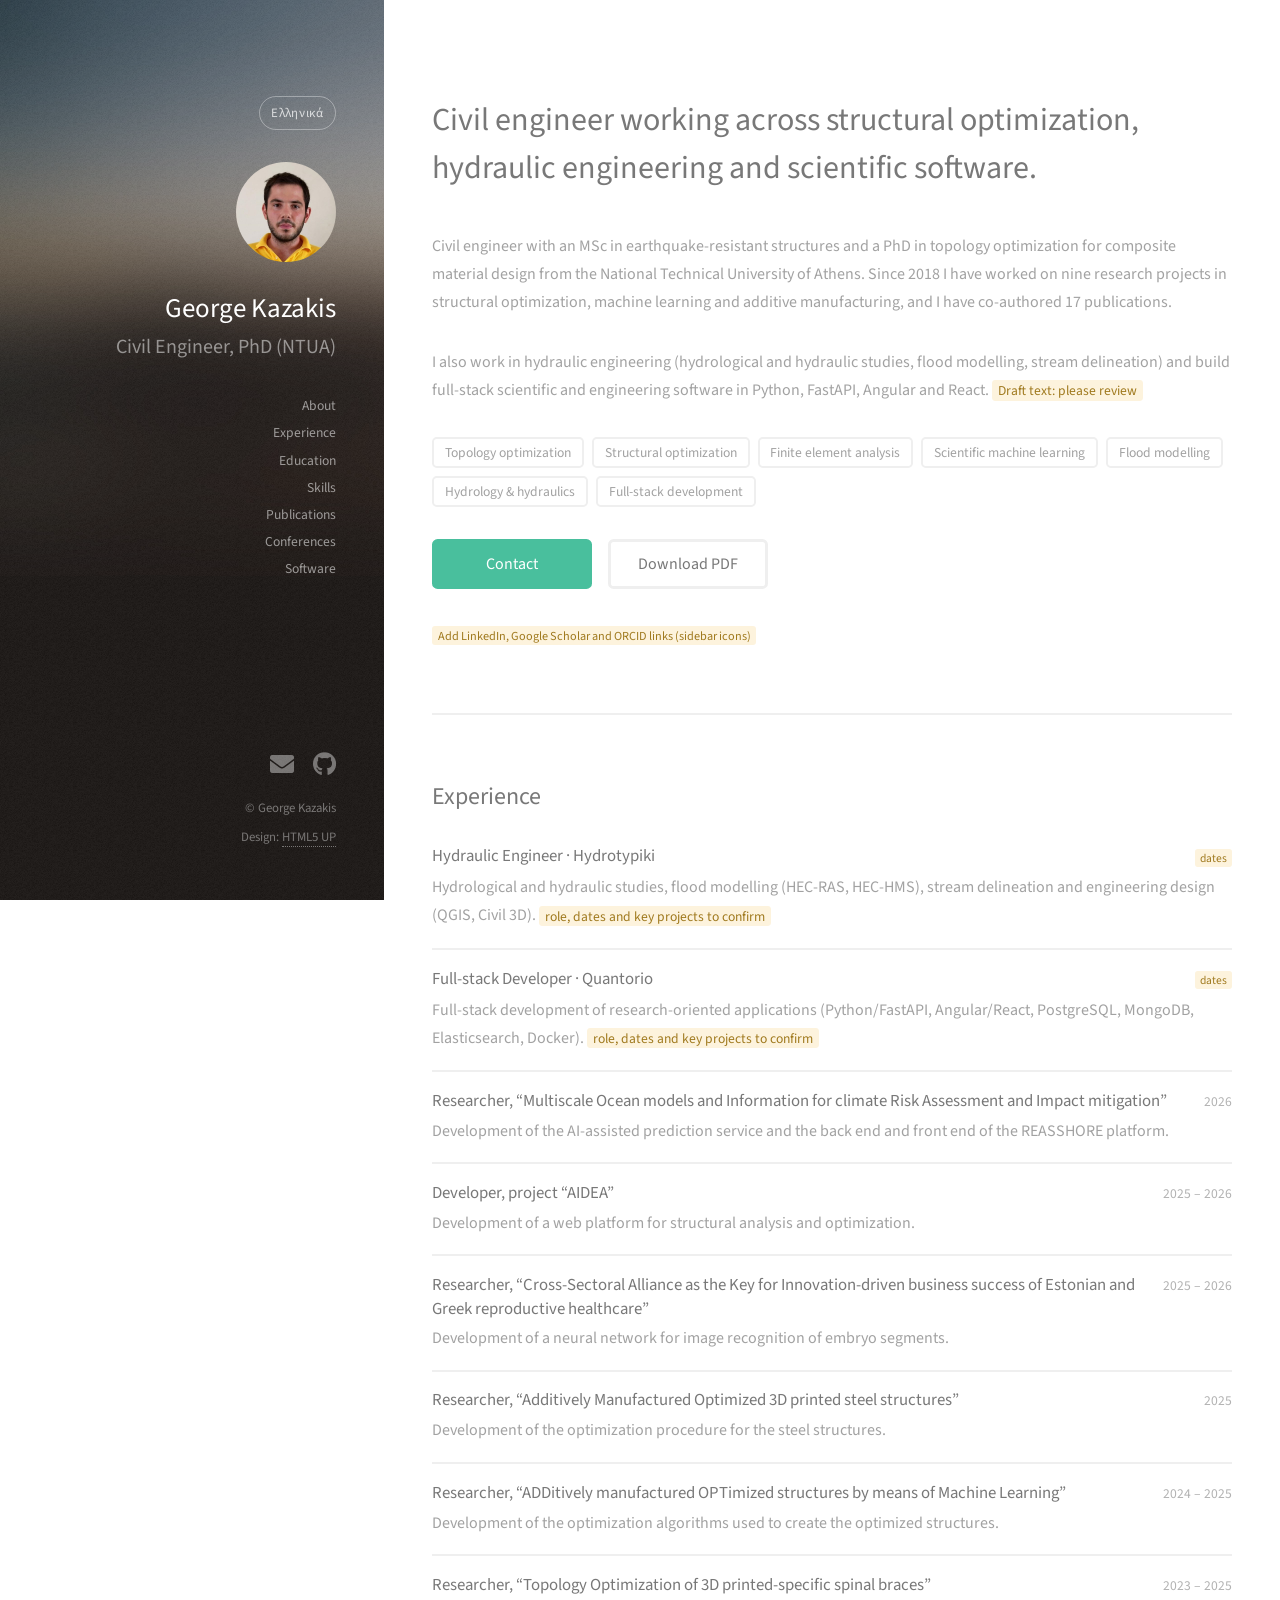
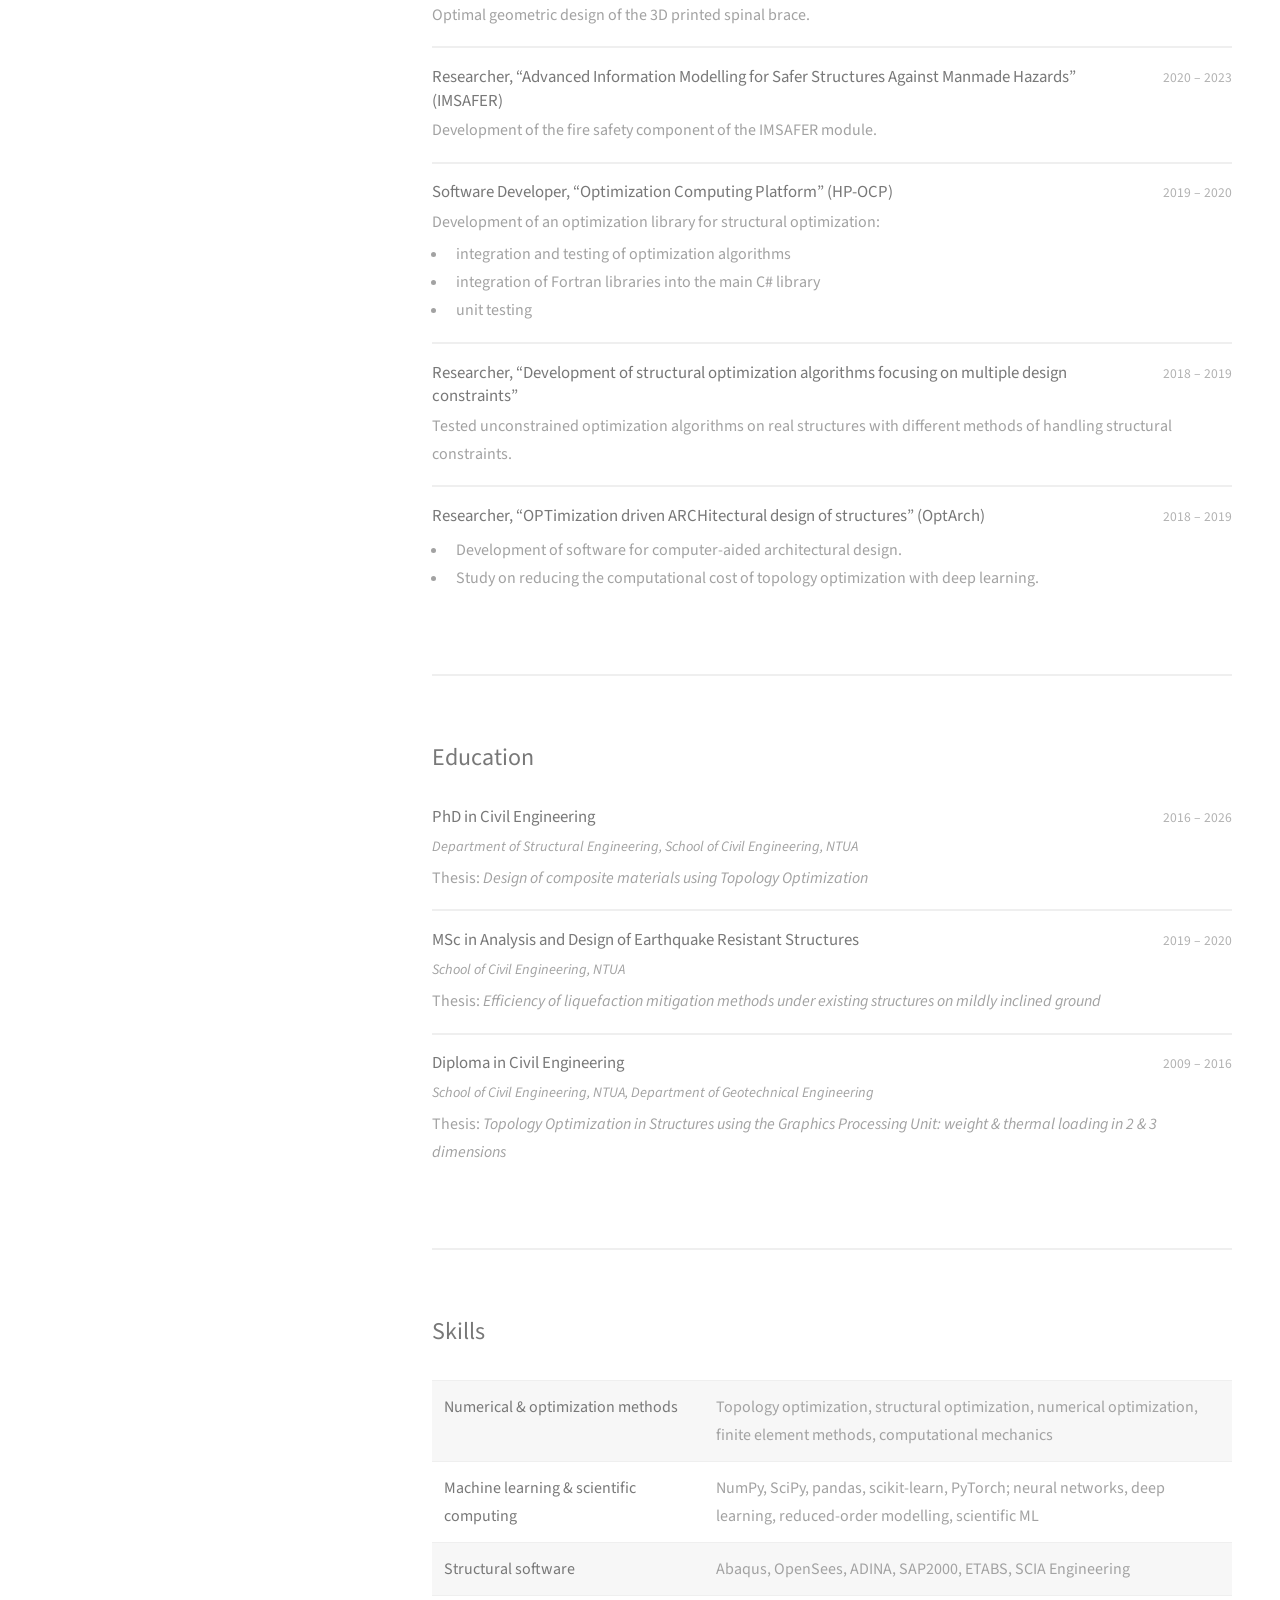
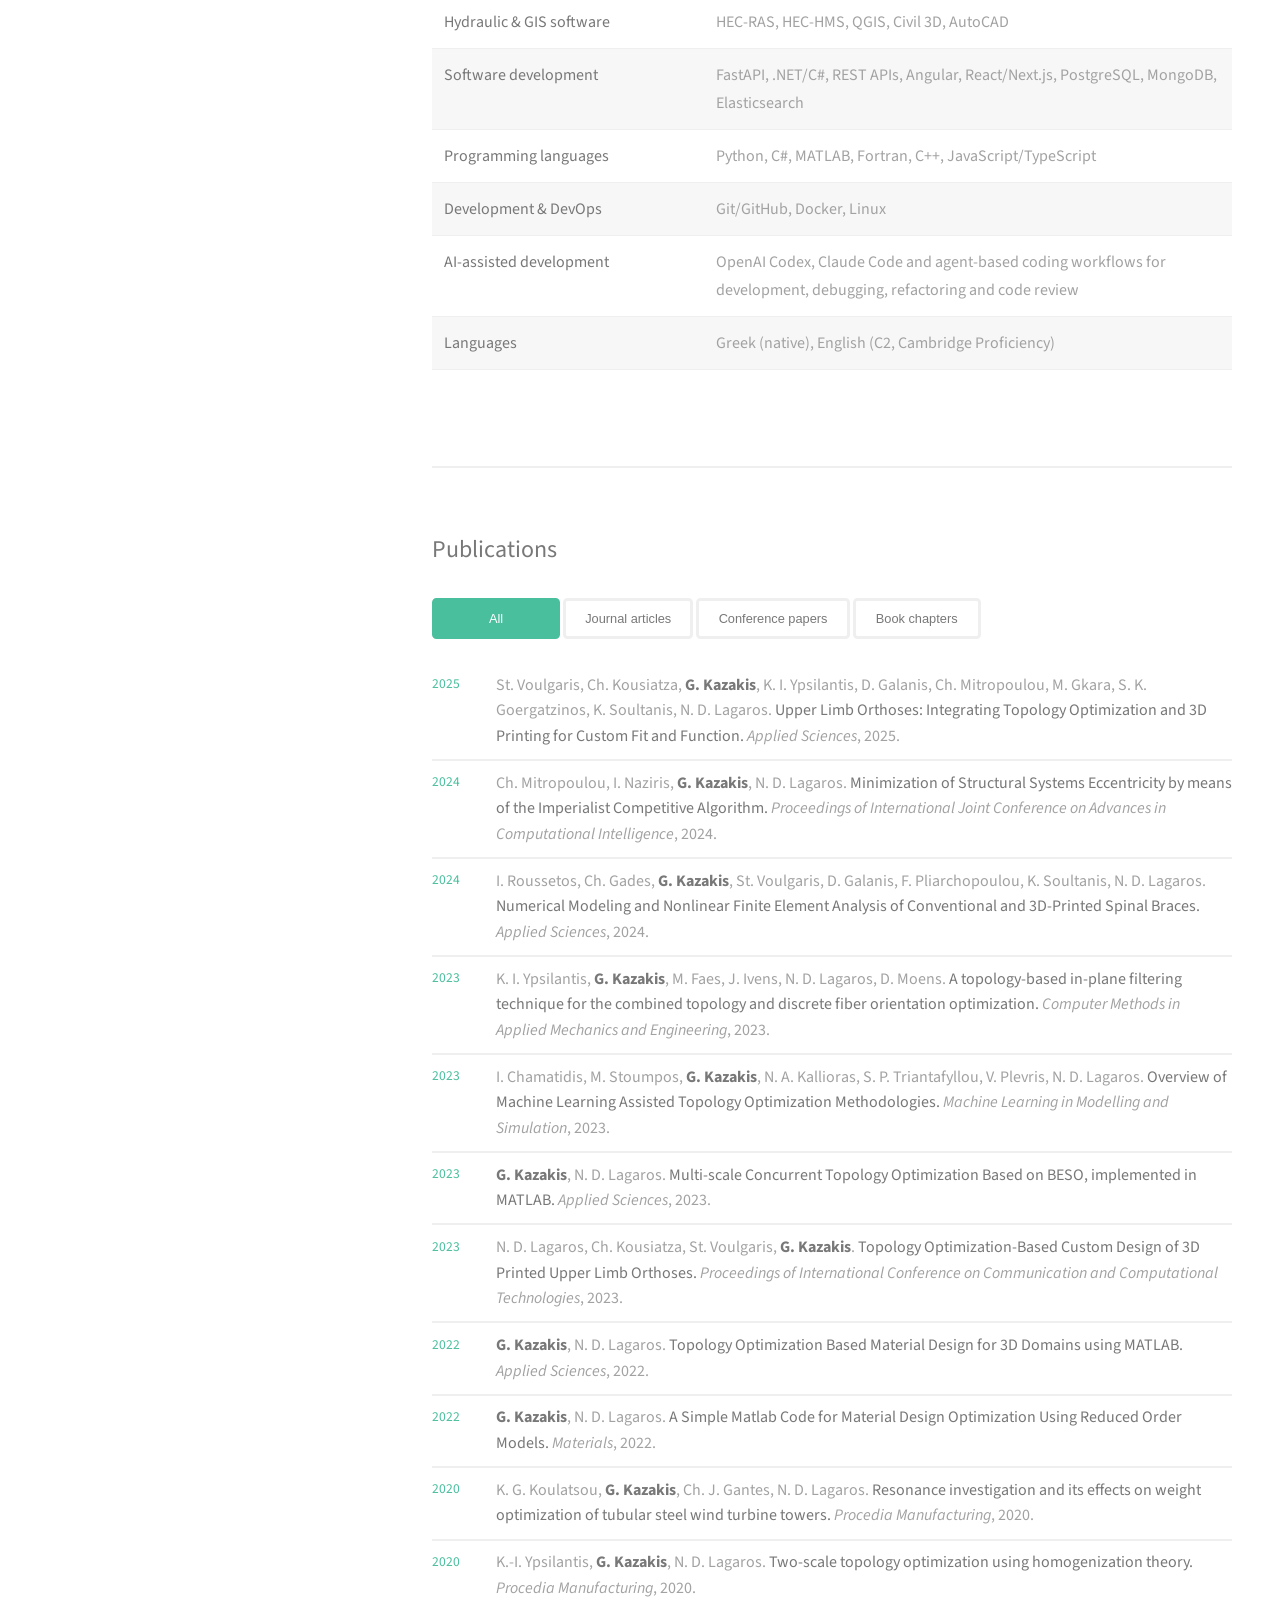
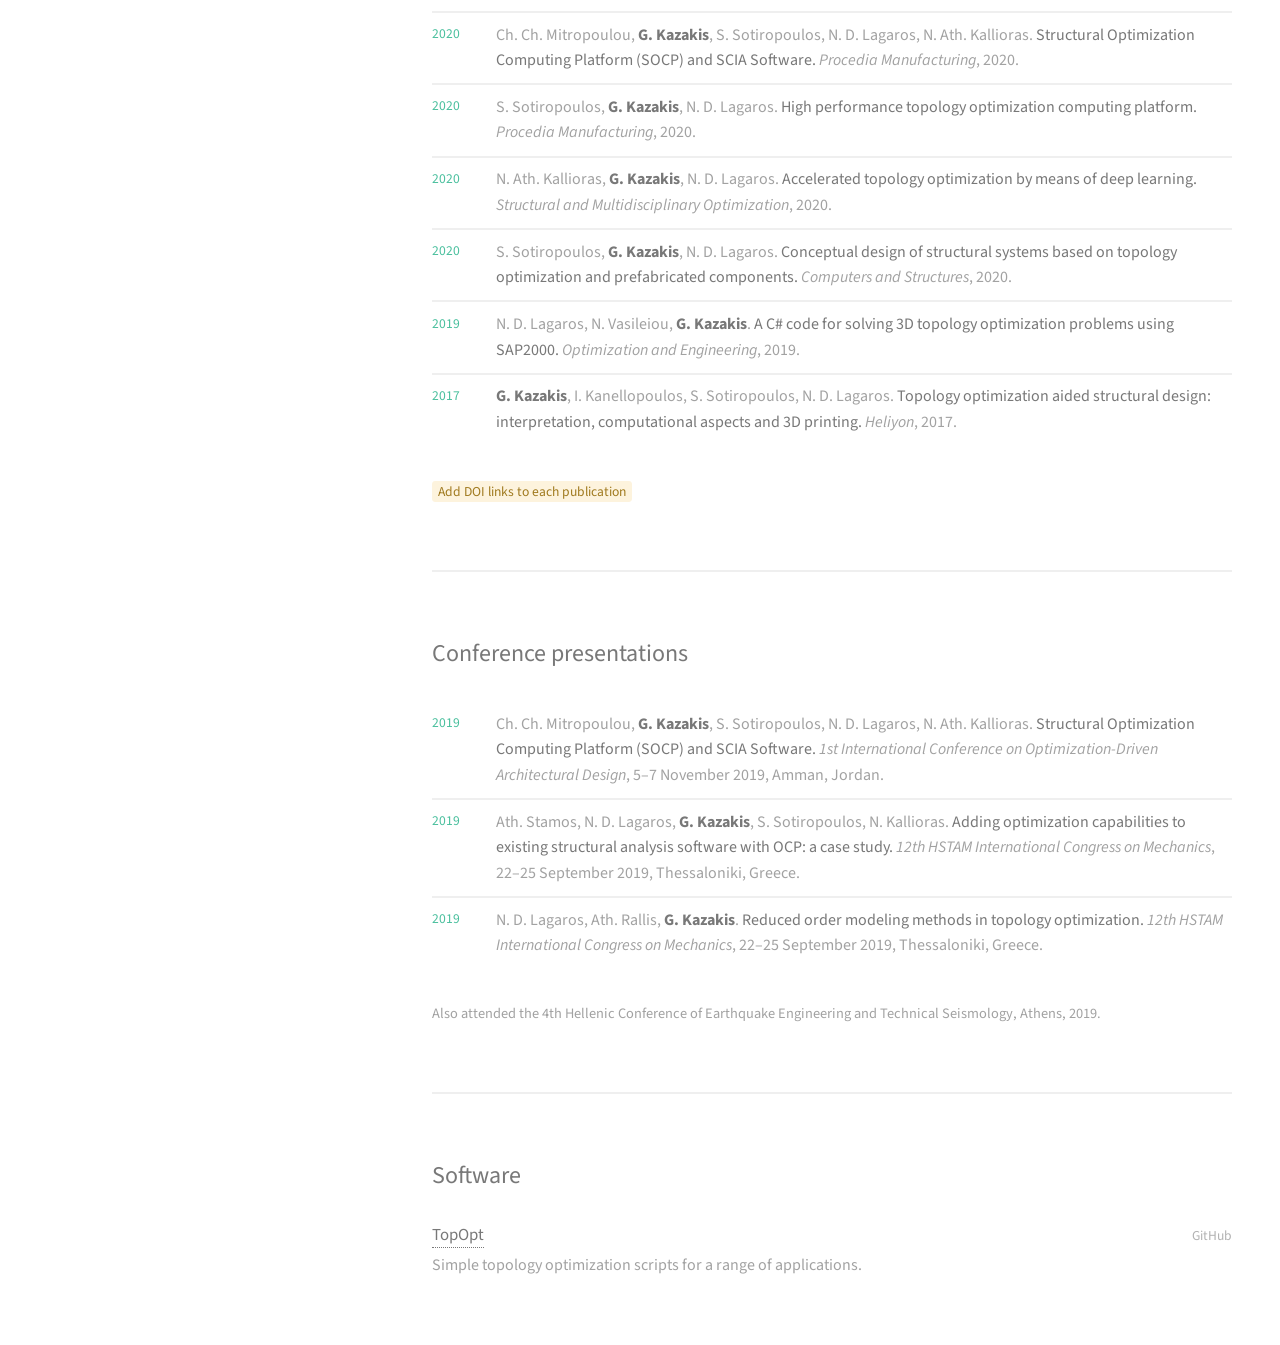
<file: index.html>
<!DOCTYPE HTML>
<!--
	Based on Strata by HTML5 UP
	html5up.net | @ajlkn
	Free for personal and commercial use under the CCA 3.0 license (html5up.net/license)
-->
<html lang="en">
	<head>
		<title>George Kazakis</title>
		<meta charset="utf-8" />
		<meta name="viewport" content="width=device-width, initial-scale=1" />
		<meta name="description" content="George Kazakis, PhD candidate in Civil Engineering (NTUA). Structural and topology optimization, hydraulic engineering, scientific software development." />
		<meta property="og:title" content="George Kazakis" />
		<meta property="og:description" content="Civil engineer and researcher in structural and topology optimization, hydraulic engineering and scientific software." />
		<meta property="og:image" content="https://georgekazakis.github.io/assets/profile.jpg" />
		<link rel="alternate" hreflang="en" href="https://georgekazakis.github.io/" />
		<link rel="alternate" hreflang="el" href="https://georgekazakis.github.io/el/" />
		<link rel="stylesheet" href="assets/css/main.css" />
		<link rel="stylesheet" href="assets/css/custom.css" />
	</head>
	<body class="is-preload">

		<!-- Header -->
			<header id="header">
				<div class="inner">
					<a class="lang-switch" href="el/" lang="el" hreflang="el">Ελληνικά</a>
					<a href="#about" class="image avatar"><img src="assets/profile.jpg" alt="Portrait of George Kazakis" /></a>
					<h1><strong>George Kazakis</strong>
						Civil Engineer, PhD (NTUA)</h1>
					<ul class="section-nav">
						<li><a href="#about">About</a></li>
						<li><a href="#experience">Experience</a></li>
						<li><a href="#education">Education</a></li>
						<li><a href="#skills">Skills</a></li>
						<li><a href="#publications">Publications</a></li>
						<li><a href="#conferences">Conferences</a></li>
						<li><a href="#software">Software</a></li>
					</ul>
				</div>
			</header>

		<!-- Main -->
			<div id="main">

				<section id="about">
					<header class="major">
						<h2>Civil engineer working across structural optimization,<br />
					hydraulic engineering and scientific software.</h2>
					</header>

					<p>
						Civil engineer with an MSc in earthquake-resistant structures and a PhD in topology optimization
						for composite material design from the National Technical University of Athens.
						Since 2018 I have worked on nine research projects in structural optimization, machine learning
						and additive manufacturing, and I have co-authored 17 publications.
					</p>
					<p>
						I also work in hydraulic engineering (hydrological and hydraulic studies, flood modelling,
						stream delineation) and build full-stack scientific and engineering software in Python, FastAPI, Angular and React.
						<span class="todo">Draft text: please review</span>
					</p>
					<ul class="tags">
						<li>Topology optimization</li>
						<li>Structural optimization</li>
						<li>Finite element analysis</li>
						<li>Scientific machine learning</li>
						<li>Flood modelling</li>
						<li>Hydrology &amp; hydraulics</li>
						<li>Full-stack development</li>
					</ul>
					<ul class="actions">
						<li><a href="mailto:kzkgeorge@gmail.com" class="button primary">Contact</a></li>
						<li class="no-print"><a href="#" class="button" onclick="window.print();return false;">Download PDF</a></li>
					</ul>
					<p class="note"><span class="todo">Add LinkedIn, Google Scholar and ORCID links (sidebar icons)</span></p>
				</section>

				<section id="experience">
					<h2>Experience</h2>

					<div class="entry">
						<h3>Hydraulic Engineer · Hydrotypiki</h3>
						<span class="when"><span class="todo">dates</span></span>
						<div class="what">
							Hydrological and hydraulic studies, flood modelling (HEC-RAS, HEC-HMS), stream delineation and engineering design (QGIS, Civil 3D).
							<span class="todo">role, dates and key projects to confirm</span>
						</div>
					</div>

					<div class="entry">
						<h3>Full-stack Developer · Quantorio</h3>
						<span class="when"><span class="todo">dates</span></span>
						<div class="what">
							Full-stack development of research-oriented applications (Python/FastAPI, Angular/React, PostgreSQL, MongoDB, Elasticsearch, Docker).
							<span class="todo">role, dates and key projects to confirm</span>
						</div>
					</div>

					<div class="entry">
						<h3>Researcher, “Multiscale Ocean models and Information for climate Risk Assessment and Impact mitigation”</h3>
						<span class="when">2026</span>
						<div class="what">Development of the AI-assisted prediction service and the back end and front end of the REASSHORE platform.</div>
					</div>

					<div class="entry">
						<h3>Developer, project “AIDEA”</h3>
						<span class="when">2025 – 2026</span>
						<div class="what">Development of a web platform for structural analysis and optimization.</div>
					</div>

					<div class="entry">
						<h3>Researcher, “Cross-Sectoral Alliance as the Key for Innovation-driven business success of Estonian and Greek reproductive healthcare”</h3>
						<span class="when">2025 – 2026</span>
						<div class="what">Development of a neural network for image recognition of embryo segments.</div>
					</div>

					<div class="entry">
						<h3>Researcher, “Additively Manufactured Optimized 3D printed steel structures”</h3>
						<span class="when">2025</span>
						<div class="what">Development of the optimization procedure for the steel structures.</div>
					</div>

					<div class="entry">
						<h3>Researcher, “ADDitively manufactured OPTimized structures by means of Machine Learning”</h3>
						<span class="when">2024 – 2025</span>
						<div class="what">Development of the optimization algorithms used to create the optimized structures.</div>
					</div>

					<div class="entry">
						<h3>Researcher, “Topology Optimization of 3D printed-specific spinal braces”</h3>
						<span class="when">2023 – 2025</span>
						<div class="what">Optimal geometric design of the 3D printed spinal brace.</div>
					</div>

					<div class="entry">
						<h3>Researcher, “Advanced Information Modelling for Safer Structures Against Manmade Hazards” (IMSAFER)</h3>
						<span class="when">2020 – 2023</span>
						<div class="what">Development of the fire safety component of the IMSAFER module.</div>
					</div>

					<div class="entry">
						<h3>Software Developer, “Optimization Computing Platform” (HP-OCP)</h3>
						<span class="when">2019 – 2020</span>
						<div class="what">
							Development of an optimization library for structural optimization:
							<ul>
								<li>integration and testing of optimization algorithms</li>
								<li>integration of Fortran libraries into the main C# library</li>
								<li>unit testing</li>
							</ul>
						</div>
					</div>

					<div class="entry">
						<h3>Researcher, “Development of structural optimization algorithms focusing on multiple design constraints”</h3>
						<span class="when">2018 – 2019</span>
						<div class="what">Tested unconstrained optimization algorithms on real structures with different methods of handling structural constraints.</div>
					</div>

					<div class="entry">
						<h3>Researcher, “OPTimization driven ARCHitectural design of structures” (OptArch)</h3>
						<span class="when">2018 – 2019</span>
						<div class="what">
							<ul>
								<li>Development of software for computer-aided architectural design.</li>
								<li>Study on reducing the computational cost of topology optimization with deep learning.</li>
							</ul>
						</div>
					</div>
				</section>

				<section id="education">
					<h2>Education</h2>

					<div class="entry">
						<h3>PhD in Civil Engineering</h3>
						<span class="when">2016 – 2026</span>
						<span class="where">Department of Structural Engineering, School of Civil Engineering, NTUA</span>
						<div class="what">Thesis: <em>Design of composite materials using Topology Optimization</em></div>
					</div>

					<div class="entry">
						<h3>MSc in Analysis and Design of Earthquake Resistant Structures</h3>
						<span class="when">2019 – 2020</span>
						<span class="where">School of Civil Engineering, NTUA</span>
						<div class="what">Thesis: <em>Efficiency of liquefaction mitigation methods under existing structures on mildly inclined ground</em></div>
					</div>

					<div class="entry">
						<h3>Diploma in Civil Engineering</h3>
						<span class="when">2009 – 2016</span>
						<span class="where">School of Civil Engineering, NTUA, Department of Geotechnical Engineering</span>
						<div class="what">Thesis: <em>Topology Optimization in Structures using the Graphics Processing Unit: weight &amp; thermal loading in 2 &amp; 3 dimensions</em></div>
					</div>
				</section>

				<section id="skills">
					<h2>Skills</h2>
					<div class="table-wrapper">
						<table>
							<tbody>
							<tr><td>Numerical &amp; optimization methods</td><td>Topology optimization, structural optimization, numerical optimization, finite element methods, computational mechanics</td></tr>
							<tr><td>Machine learning &amp; scientific computing</td><td>NumPy, SciPy, pandas, scikit-learn, PyTorch; neural networks, deep learning, reduced-order modelling, scientific ML</td></tr>
							<tr><td>Structural software</td><td>Abaqus, OpenSees, ADINA, SAP2000, ETABS, SCIA Engineering</td></tr>
							<tr><td>Hydraulic &amp; GIS software</td><td>HEC-RAS, HEC-HMS, QGIS, Civil 3D, AutoCAD</td></tr>
							<tr><td>Software development</td><td>FastAPI, .NET/C#, REST APIs, Angular, React/Next.js, PostgreSQL, MongoDB, Elasticsearch</td></tr>
							<tr><td>Programming languages</td><td>Python, C#, MATLAB, Fortran, C++, JavaScript/TypeScript</td></tr>
							<tr><td>Development &amp; DevOps</td><td>Git/GitHub, Docker, Linux</td></tr>
							<tr><td>AI-assisted development</td><td>OpenAI Codex, Claude Code and agent-based coding workflows for development, debugging, refactoring and code review</td></tr>
							<tr><td>Languages</td><td>Greek (native), English (C2, Cambridge Proficiency)</td></tr>
							</tbody>
						</table>
					</div>
				</section>

				<section id="publications">
					<h2>Publications</h2>
					<div class="filter actions" role="group" aria-label="Filter publications">
						<button type="button" class="button small is-active" data-filter="all" aria-pressed="true">All</button>
						<button type="button" class="button small" data-filter="journal" aria-pressed="false">Journal articles</button>
						<button type="button" class="button small" data-filter="conference" aria-pressed="false">Conference papers</button>
						<button type="button" class="button small" data-filter="chapter" aria-pressed="false">Book chapters</button>
					</div>
					<ol class="pubs">
						<li data-year="2025" data-type="journal">St. Voulgaris, Ch. Kousiatza, <span class="me">G. Kazakis</span>, K. I. Ypsilantis, D. Galanis, Ch. Mitropoulou, M. Gkara, S. K. Goergatzinos, K. Soultanis, N. D. Lagaros. <span class="title">Upper Limb Orthoses: Integrating Topology Optimization and 3D Printing for Custom Fit and Function.</span> <span class="venue">Applied Sciences</span>, 2025.</li>
						<li data-year="2024" data-type="conference">Ch. Mitropoulou, I. Naziris, <span class="me">G. Kazakis</span>, N. D. Lagaros. <span class="title">Minimization of Structural Systems Eccentricity by means of the Imperialist Competitive Algorithm.</span> <span class="venue">Proceedings of International Joint Conference on Advances in Computational Intelligence</span>, 2024.</li>
						<li data-year="2024" data-type="journal">I. Roussetos, Ch. Gades, <span class="me">G. Kazakis</span>, St. Voulgaris, D. Galanis, F. Pliarchopoulou, K. Soultanis, N. D. Lagaros. <span class="title">Numerical Modeling and Nonlinear Finite Element Analysis of Conventional and 3D-Printed Spinal Braces.</span> <span class="venue">Applied Sciences</span>, 2024.</li>
						<li data-year="2023" data-type="journal">K. I. Ypsilantis, <span class="me">G. Kazakis</span>, M. Faes, J. Ivens, N. D. Lagaros, D. Moens. <span class="title">A topology-based in-plane filtering technique for the combined topology and discrete fiber orientation optimization.</span> <span class="venue">Computer Methods in Applied Mechanics and Engineering</span>, 2023.</li>
						<li data-year="2023" data-type="chapter">I. Chamatidis, M. Stoumpos, <span class="me">G. Kazakis</span>, N. A. Kallioras, S. P. Triantafyllou, V. Plevris, N. D. Lagaros. <span class="title">Overview of Machine Learning Assisted Topology Optimization Methodologies.</span> <span class="venue">Machine Learning in Modelling and Simulation</span>, 2023.</li>
						<li data-year="2023" data-type="journal"><span class="me">G. Kazakis</span>, N. D. Lagaros. <span class="title">Multi-scale Concurrent Topology Optimization Based on BESO, implemented in MATLAB.</span> <span class="venue">Applied Sciences</span>, 2023.</li>
						<li data-year="2023" data-type="conference">N. D. Lagaros, Ch. Kousiatza, St. Voulgaris, <span class="me">G. Kazakis</span>. <span class="title">Topology Optimization-Based Custom Design of 3D Printed Upper Limb Orthoses.</span> <span class="venue">Proceedings of International Conference on Communication and Computational Technologies</span>, 2023.</li>
						<li data-year="2022" data-type="journal"><span class="me">G. Kazakis</span>, N. D. Lagaros. <span class="title">Topology Optimization Based Material Design for 3D Domains using MATLAB.</span> <span class="venue">Applied Sciences</span>, 2022.</li>
						<li data-year="2022" data-type="journal"><span class="me">G. Kazakis</span>, N. D. Lagaros. <span class="title">A Simple Matlab Code for Material Design Optimization Using Reduced Order Models.</span> <span class="venue">Materials</span>, 2022.</li>
						<li data-year="2020" data-type="conference">K. G. Koulatsou, <span class="me">G. Kazakis</span>, Ch. J. Gantes, N. D. Lagaros. <span class="title">Resonance investigation and its effects on weight optimization of tubular steel wind turbine towers.</span> <span class="venue">Procedia Manufacturing</span>, 2020.</li>
						<li data-year="2020" data-type="conference">K.-I. Ypsilantis, <span class="me">G. Kazakis</span>, N. D. Lagaros. <span class="title">Two-scale topology optimization using homogenization theory.</span> <span class="venue">Procedia Manufacturing</span>, 2020.</li>
						<li data-year="2020" data-type="conference">Ch. Ch. Mitropoulou, <span class="me">G. Kazakis</span>, S. Sotiropoulos, N. D. Lagaros, N. Ath. Kallioras. <span class="title">Structural Optimization Computing Platform (SOCP) and SCIA Software.</span> <span class="venue">Procedia Manufacturing</span>, 2020.</li>
						<li data-year="2020" data-type="conference">S. Sotiropoulos, <span class="me">G. Kazakis</span>, N. D. Lagaros. <span class="title">High performance topology optimization computing platform.</span> <span class="venue">Procedia Manufacturing</span>, 2020.</li>
						<li data-year="2020" data-type="journal">N. Ath. Kallioras, <span class="me">G. Kazakis</span>, N. D. Lagaros. <span class="title">Accelerated topology optimization by means of deep learning.</span> <span class="venue">Structural and Multidisciplinary Optimization</span>, 2020.</li>
						<li data-year="2020" data-type="journal">S. Sotiropoulos, <span class="me">G. Kazakis</span>, N. D. Lagaros. <span class="title">Conceptual design of structural systems based on topology optimization and prefabricated components.</span> <span class="venue">Computers and Structures</span>, 2020.</li>
						<li data-year="2019" data-type="journal">N. D. Lagaros, N. Vasileiou, <span class="me">G. Kazakis</span>. <span class="title">A C# code for solving 3D topology optimization problems using SAP2000.</span> <span class="venue">Optimization and Engineering</span>, 2019.</li>
						<li data-year="2017" data-type="journal"><span class="me">G. Kazakis</span>, I. Kanellopoulos, S. Sotiropoulos, N. D. Lagaros. <span class="title">Topology optimization aided structural design: interpretation, computational aspects and 3D printing.</span> <span class="venue">Heliyon</span>, 2017.</li>
					</ol>
					<p><span class="todo">Add DOI links to each publication</span></p>
				</section>

				<section id="conferences">
					<h2>Conference presentations</h2>
					<ol class="pubs">
						<li data-year="2019">Ch. Ch. Mitropoulou, <span class="me">G. Kazakis</span>, S. Sotiropoulos, N. D. Lagaros, N. Ath. Kallioras. <span class="title">Structural Optimization Computing Platform (SOCP) and SCIA Software.</span> <span class="venue">1st International Conference on Optimization-Driven Architectural Design</span>, 5–7 November 2019, Amman, Jordan.</li>
						<li data-year="2019">Ath. Stamos, N. D. Lagaros, <span class="me">G. Kazakis</span>, S. Sotiropoulos, N. Kallioras. <span class="title">Adding optimization capabilities to existing structural analysis software with OCP: a case study.</span> <span class="venue">12th HSTAM International Congress on Mechanics</span>, 22–25 September 2019, Thessaloniki, Greece.</li>
						<li data-year="2019">N. D. Lagaros, Ath. Rallis, <span class="me">G. Kazakis</span>. <span class="title">Reduced order modeling methods in topology optimization.</span> <span class="venue">12th HSTAM International Congress on Mechanics</span>, 22–25 September 2019, Thessaloniki, Greece.</li>
					</ol>
					<p class="note">
						Also attended the 4th Hellenic Conference of Earthquake Engineering and Technical Seismology, Athens, 2019.
					</p>
				</section>

				<section id="software">
					<h2>Software</h2>
					<div class="entry">
						<h3><a href="https://github.com/georgekazakis/TopOpt">TopOpt</a></h3>
						<span class="when">GitHub</span>
						<div class="what">Simple topology optimization scripts for a range of applications.</div>
					</div>
				</section>

			</div>

		<!-- Footer -->
			<footer id="footer">
				<div class="inner">
					<ul class="icons">
						<li><a href="mailto:kzkgeorge@gmail.com" class="icon solid fa-envelope" title="Email"><span class="label">Email</span></a></li>
						<li><a href="https://github.com/georgekazakis" class="icon brands fa-github" title="GitHub"><span class="label">GitHub</span></a></li>
						<!-- TODO: add when available
						<li><a href="" class="icon brands fa-linkedin-in" title="LinkedIn"><span class="label">LinkedIn</span></a></li>
						<li><a href="" class="icon solid fa-graduation-cap" title="Google Scholar"><span class="label">Google Scholar</span></a></li>
						<li><a href="" class="icon brands fa-orcid" title="ORCID"><span class="label">ORCID</span></a></li>
						-->
					</ul>
					<ul class="copyright">
						<li>&copy; George Kazakis</li><li>Design: <a href="https://html5up.net">HTML5 UP</a></li>
					</ul>
				</div>
			</footer>

		<!-- Scripts -->
			<script src="assets/js/jquery.min.js"></script>
			<script src="assets/js/browser.min.js"></script>
			<script src="assets/js/breakpoints.min.js"></script>
			<script src="assets/js/main.js"></script>
			<script>
				// Publication type filter
				document.querySelectorAll('.filter button').forEach(function (btn) {
					btn.addEventListener('click', function () {
						var f = btn.dataset.filter;
						document.querySelectorAll('.filter button').forEach(function (b) {
							b.classList.toggle('is-active', b === btn);
							b.setAttribute('aria-pressed', b === btn);
						});
						document.querySelectorAll('#publications .pubs li').forEach(function (li) {
							li.hidden = f !== 'all' && li.dataset.type !== f;
						});
					});
				});
			</script>

	</body>
</html>
</file>
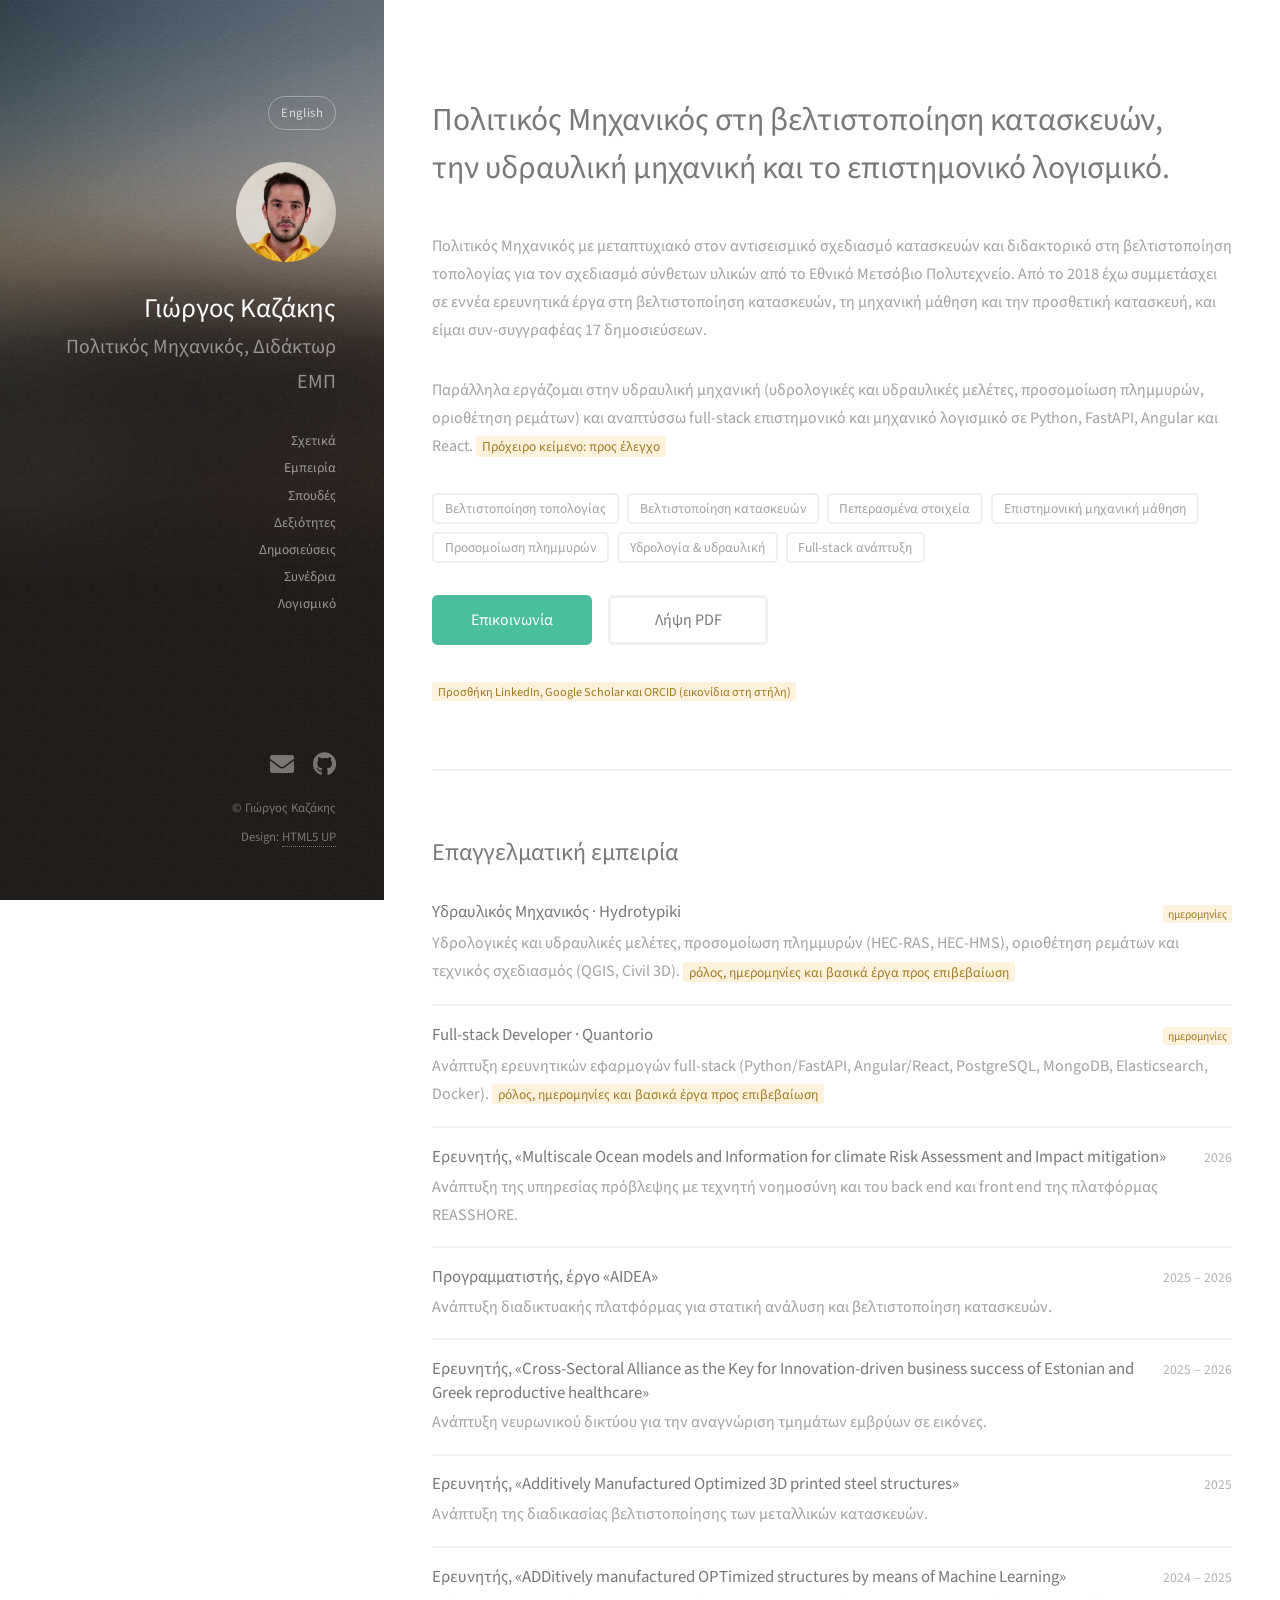
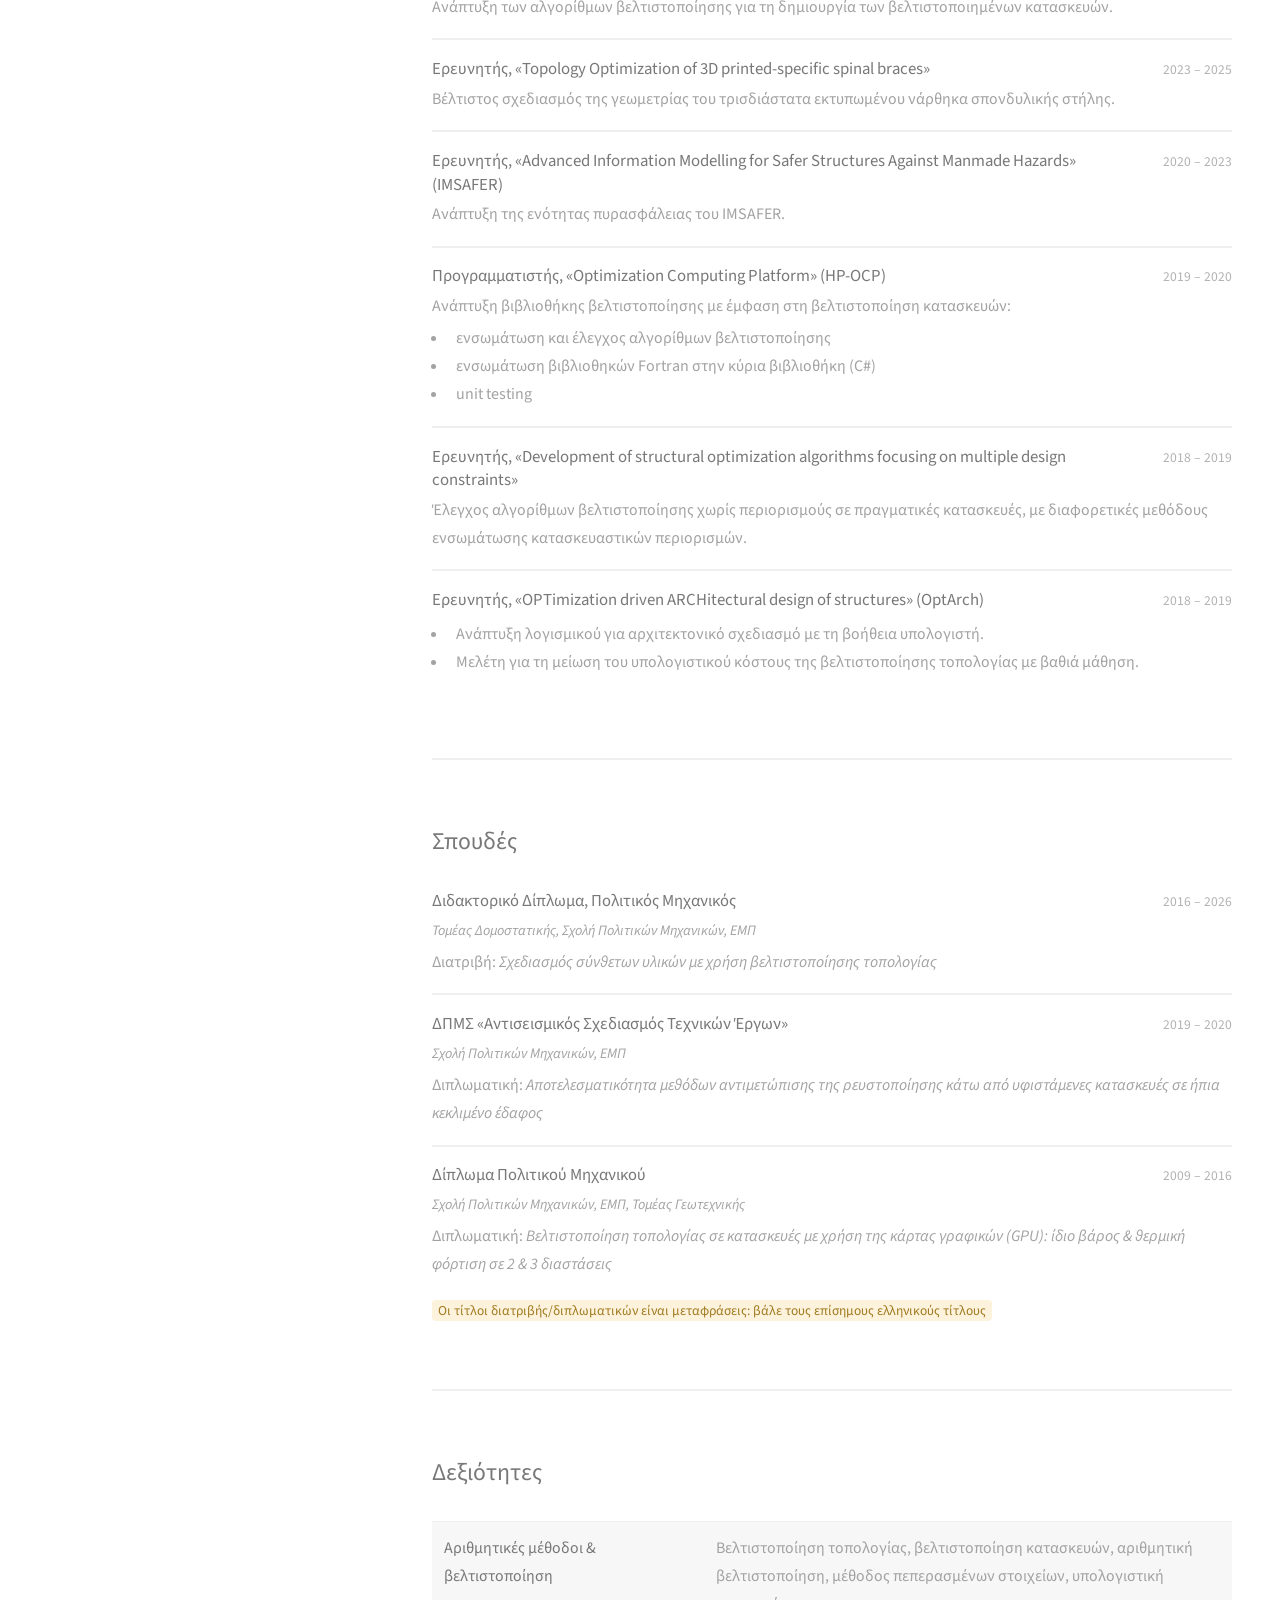
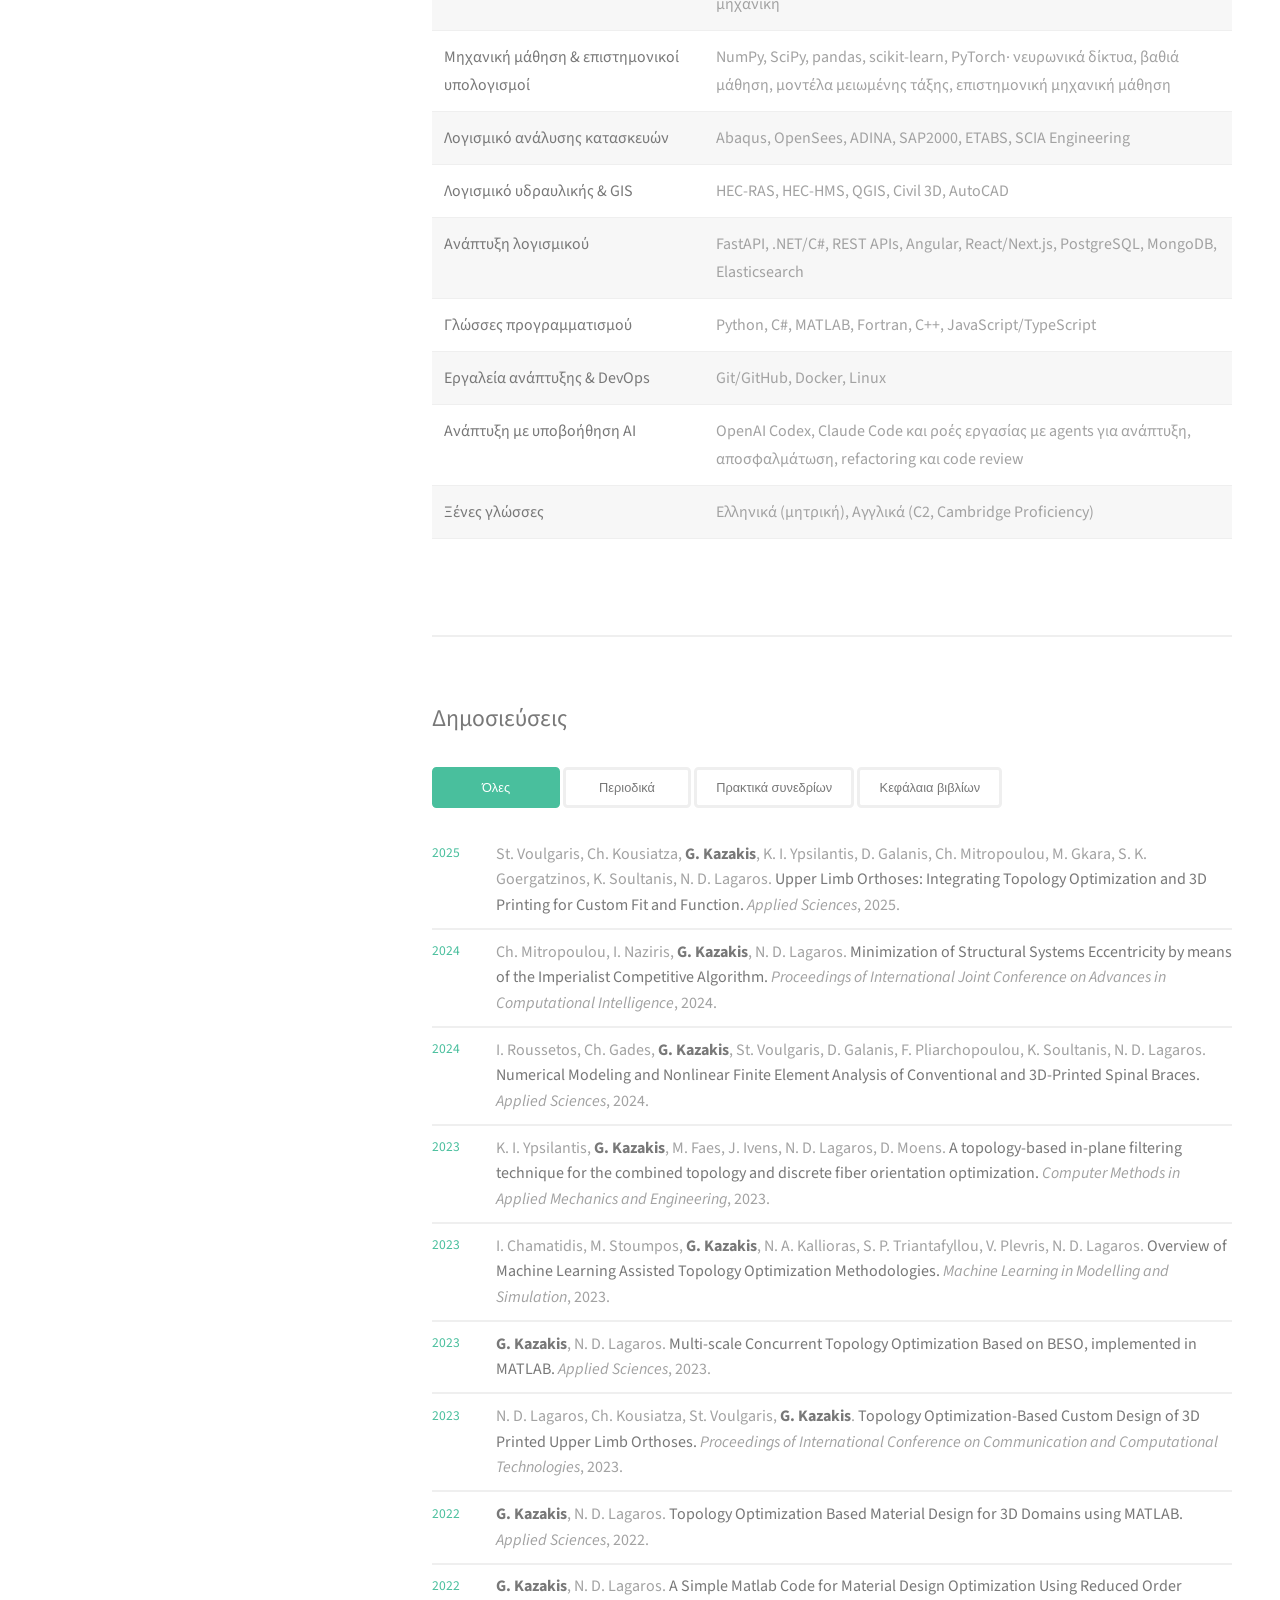
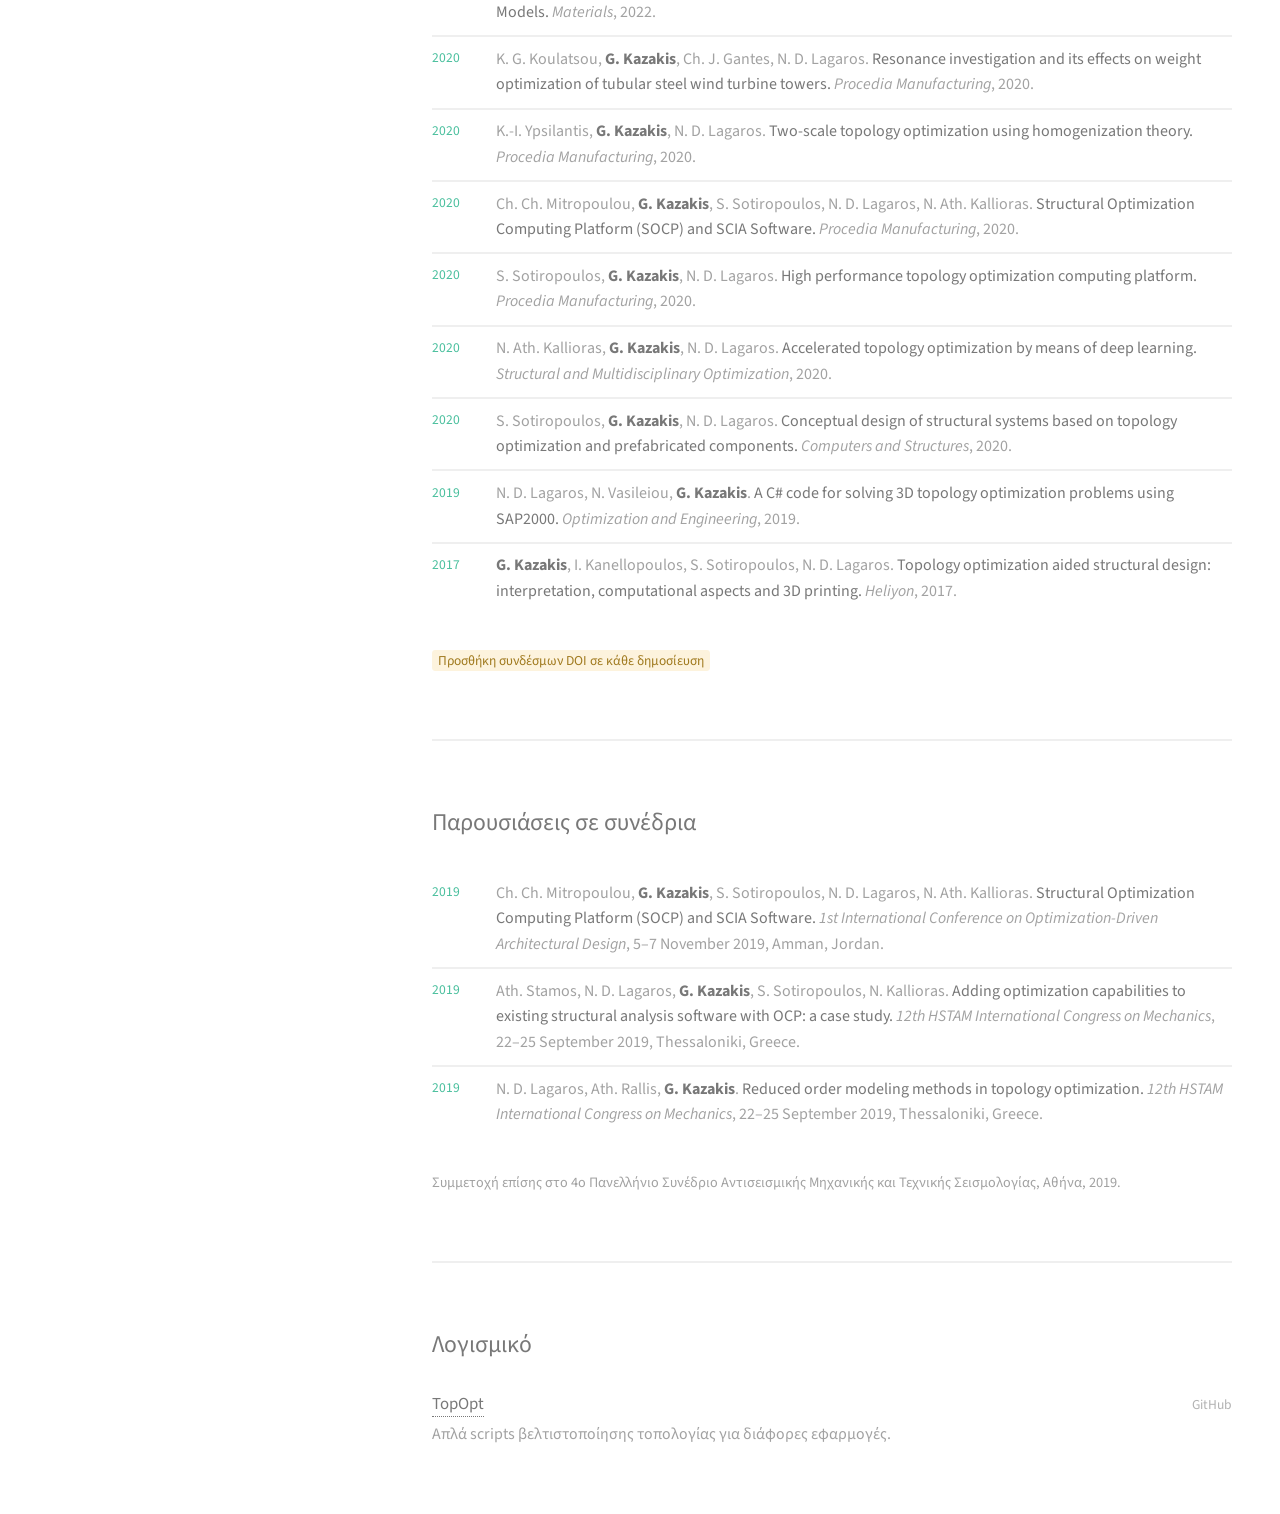
<file: el/index.html>
<!DOCTYPE HTML>
<!--
	Based on Strata by HTML5 UP
	html5up.net | @ajlkn
	Free for personal and commercial use under the CCA 3.0 license (html5up.net/license)
-->
<html lang="el">
	<head>
		<title>Γιώργος Καζάκης</title>
		<meta charset="utf-8" />
		<meta name="viewport" content="width=device-width, initial-scale=1" />
		<meta name="description" content="Γιώργος Καζάκης, Πολιτικός Μηχανικός, Διδάκτωρ ΕΜΠ. Βελτιστοποίηση κατασκευών και τοπολογίας, υδραυλική μηχανική, ανάπτυξη επιστημονικού λογισμικού." />
		<meta property="og:title" content="Γιώργος Καζάκης" />
		<meta property="og:description" content="Πολιτικός Μηχανικός και ερευνητής στη βελτιστοποίηση κατασκευών και τοπολογίας, την υδραυλική μηχανική και το επιστημονικό λογισμικό." />
		<meta property="og:image" content="https://georgekazakis.github.io/assets/profile.jpg" />
		<link rel="alternate" hreflang="en" href="https://georgekazakis.github.io/" />
		<link rel="alternate" hreflang="el" href="https://georgekazakis.github.io/el/" />
		<link rel="stylesheet" href="../assets/css/main.css" />
		<link rel="stylesheet" href="../assets/css/custom.css" />
	</head>
	<body class="is-preload">

		<!-- Header -->
			<header id="header">
				<div class="inner">
					<a class="lang-switch" href="../" lang="en" hreflang="en">English</a>
					<a href="#about" class="image avatar"><img src="../assets/profile.jpg" alt="Φωτογραφία του Γιώργου Καζάκη" /></a>
					<h1><strong>Γιώργος Καζάκης</strong>
						Πολιτικός Μηχανικός, Διδάκτωρ ΕΜΠ</h1>
					<ul class="section-nav">
						<li><a href="#about">Σχετικά</a></li>
						<li><a href="#experience">Εμπειρία</a></li>
						<li><a href="#education">Σπουδές</a></li>
						<li><a href="#skills">Δεξιότητες</a></li>
						<li><a href="#publications">Δημοσιεύσεις</a></li>
						<li><a href="#conferences">Συνέδρια</a></li>
						<li><a href="#software">Λογισμικό</a></li>
					</ul>
				</div>
			</header>

		<!-- Main -->
			<div id="main">

				<section id="about">
					<header class="major">
						<h2>Πολιτικός Μηχανικός στη βελτιστοποίηση κατασκευών,<br />
					την υδραυλική μηχανική και το επιστημονικό λογισμικό.</h2>
					</header>

					<p>
						Πολιτικός Μηχανικός με μεταπτυχιακό στον αντισεισμικό σχεδιασμό κατασκευών και διδακτορικό
						στη βελτιστοποίηση τοπολογίας για τον σχεδιασμό σύνθετων υλικών από το Εθνικό Μετσόβιο Πολυτεχνείο.
						Από το 2018 έχω συμμετάσχει σε εννέα ερευνητικά έργα στη βελτιστοποίηση κατασκευών, τη μηχανική μάθηση
						και την προσθετική κατασκευή, και είμαι συν-συγγραφέας 17 δημοσιεύσεων.
					</p>
					<p>
						Παράλληλα εργάζομαι στην υδραυλική μηχανική (υδρολογικές και υδραυλικές μελέτες, προσομοίωση πλημμυρών,
						οριοθέτηση ρεμάτων) και αναπτύσσω full-stack επιστημονικό και μηχανικό λογισμικό σε Python, FastAPI, Angular και React.
						<span class="todo">Πρόχειρο κείμενο: προς έλεγχο</span>
					</p>
					<ul class="tags">
						<li>Βελτιστοποίηση τοπολογίας</li>
						<li>Βελτιστοποίηση κατασκευών</li>
						<li>Πεπερασμένα στοιχεία</li>
						<li>Επιστημονική μηχανική μάθηση</li>
						<li>Προσομοίωση πλημμυρών</li>
						<li>Υδρολογία &amp; υδραυλική</li>
						<li>Full-stack ανάπτυξη</li>
					</ul>
					<ul class="actions">
						<li><a href="mailto:kzkgeorge@gmail.com" class="button primary">Επικοινωνία</a></li>
						<li class="no-print"><a href="#" class="button" onclick="window.print();return false;">Λήψη PDF</a></li>
					</ul>
					<p class="note"><span class="todo">Προσθήκη LinkedIn, Google Scholar και ORCID (εικονίδια στη στήλη)</span></p>
				</section>

				<section id="experience">
					<h2>Επαγγελματική εμπειρία</h2>

					<div class="entry">
						<h3>Υδραυλικός Μηχανικός · Hydrotypiki</h3>
						<span class="when"><span class="todo">ημερομηνίες</span></span>
						<div class="what">
							Υδρολογικές και υδραυλικές μελέτες, προσομοίωση πλημμυρών (HEC-RAS, HEC-HMS), οριοθέτηση ρεμάτων και τεχνικός σχεδιασμός (QGIS, Civil 3D).
							<span class="todo">ρόλος, ημερομηνίες και βασικά έργα προς επιβεβαίωση</span>
						</div>
					</div>

					<div class="entry">
						<h3>Full-stack Developer · Quantorio</h3>
						<span class="when"><span class="todo">ημερομηνίες</span></span>
						<div class="what">
							Ανάπτυξη ερευνητικών εφαρμογών full-stack (Python/FastAPI, Angular/React, PostgreSQL, MongoDB, Elasticsearch, Docker).
							<span class="todo">ρόλος, ημερομηνίες και βασικά έργα προς επιβεβαίωση</span>
						</div>
					</div>

					<div class="entry">
						<h3>Ερευνητής, «Multiscale Ocean models and Information for climate Risk Assessment and Impact mitigation»</h3>
						<span class="when">2026</span>
						<div class="what">Ανάπτυξη της υπηρεσίας πρόβλεψης με τεχνητή νοημοσύνη και του back end και front end της πλατφόρμας REASSHORE.</div>
					</div>

					<div class="entry">
						<h3>Προγραμματιστής, έργο «AIDEA»</h3>
						<span class="when">2025 – 2026</span>
						<div class="what">Ανάπτυξη διαδικτυακής πλατφόρμας για στατική ανάλυση και βελτιστοποίηση κατασκευών.</div>
					</div>

					<div class="entry">
						<h3>Ερευνητής, «Cross-Sectoral Alliance as the Key for Innovation-driven business success of Estonian and Greek reproductive healthcare»</h3>
						<span class="when">2025 – 2026</span>
						<div class="what">Ανάπτυξη νευρωνικού δικτύου για την αναγνώριση τμημάτων εμβρύων σε εικόνες.</div>
					</div>

					<div class="entry">
						<h3>Ερευνητής, «Additively Manufactured Optimized 3D printed steel structures»</h3>
						<span class="when">2025</span>
						<div class="what">Ανάπτυξη της διαδικασίας βελτιστοποίησης των μεταλλικών κατασκευών.</div>
					</div>

					<div class="entry">
						<h3>Ερευνητής, «ADDitively manufactured OPTimized structures by means of Machine Learning»</h3>
						<span class="when">2024 – 2025</span>
						<div class="what">Ανάπτυξη των αλγορίθμων βελτιστοποίησης για τη δημιουργία των βελτιστοποιημένων κατασκευών.</div>
					</div>

					<div class="entry">
						<h3>Ερευνητής, «Topology Optimization of 3D printed-specific spinal braces»</h3>
						<span class="when">2023 – 2025</span>
						<div class="what">Βέλτιστος σχεδιασμός της γεωμετρίας του τρισδιάστατα εκτυπωμένου νάρθηκα σπονδυλικής στήλης.</div>
					</div>

					<div class="entry">
						<h3>Ερευνητής, «Advanced Information Modelling for Safer Structures Against Manmade Hazards» (IMSAFER)</h3>
						<span class="when">2020 – 2023</span>
						<div class="what">Ανάπτυξη της ενότητας πυρασφάλειας του IMSAFER.</div>
					</div>

					<div class="entry">
						<h3>Προγραμματιστής, «Optimization Computing Platform» (HP-OCP)</h3>
						<span class="when">2019 – 2020</span>
						<div class="what">
							Ανάπτυξη βιβλιοθήκης βελτιστοποίησης με έμφαση στη βελτιστοποίηση κατασκευών:
							<ul>
								<li>ενσωμάτωση και έλεγχος αλγορίθμων βελτιστοποίησης</li>
								<li>ενσωμάτωση βιβλιοθηκών Fortran στην κύρια βιβλιοθήκη (C#)</li>
								<li>unit testing</li>
							</ul>
						</div>
					</div>

					<div class="entry">
						<h3>Ερευνητής, «Development of structural optimization algorithms focusing on multiple design constraints»</h3>
						<span class="when">2018 – 2019</span>
						<div class="what">Έλεγχος αλγορίθμων βελτιστοποίησης χωρίς περιορισμούς σε πραγματικές κατασκευές, με διαφορετικές μεθόδους ενσωμάτωσης κατασκευαστικών περιορισμών.</div>
					</div>

					<div class="entry">
						<h3>Ερευνητής, «OPTimization driven ARCHitectural design of structures» (OptArch)</h3>
						<span class="when">2018 – 2019</span>
						<div class="what">
							<ul>
								<li>Ανάπτυξη λογισμικού για αρχιτεκτονικό σχεδιασμό με τη βοήθεια υπολογιστή.</li>
								<li>Μελέτη για τη μείωση του υπολογιστικού κόστους της βελτιστοποίησης τοπολογίας με βαθιά μάθηση.</li>
							</ul>
						</div>
					</div>
				</section>

				<section id="education">
					<h2>Σπουδές</h2>

					<div class="entry">
						<h3>Διδακτορικό Δίπλωμα, Πολιτικός Μηχανικός</h3>
						<span class="when">2016 – 2026</span>
						<span class="where">Τομέας Δομοστατικής, Σχολή Πολιτικών Μηχανικών, ΕΜΠ</span>
						<div class="what">Διατριβή: <em>Σχεδιασμός σύνθετων υλικών με χρήση βελτιστοποίησης τοπολογίας</em></div>
					</div>

					<div class="entry">
						<h3>ΔΠΜΣ «Αντισεισμικός Σχεδιασμός Τεχνικών Έργων»</h3>
						<span class="when">2019 – 2020</span>
						<span class="where">Σχολή Πολιτικών Μηχανικών, ΕΜΠ</span>
						<div class="what">Διπλωματική: <em>Αποτελεσματικότητα μεθόδων αντιμετώπισης της ρευστοποίησης κάτω από υφιστάμενες κατασκευές σε ήπια κεκλιμένο έδαφος</em></div>
					</div>

					<div class="entry">
						<h3>Δίπλωμα Πολιτικού Μηχανικού</h3>
						<span class="when">2009 – 2016</span>
						<span class="where">Σχολή Πολιτικών Μηχανικών, ΕΜΠ, Τομέας Γεωτεχνικής</span>
						<div class="what">Διπλωματική: <em>Βελτιστοποίηση τοπολογίας σε κατασκευές με χρήση της κάρτας γραφικών (GPU): ίδιο βάρος &amp; θερμική φόρτιση σε 2 &amp; 3 διαστάσεις</em></div>
					</div>
					<p><span class="todo">Οι τίτλοι διατριβής/διπλωματικών είναι μεταφράσεις: βάλε τους επίσημους ελληνικούς τίτλους</span></p>
				</section>

				<section id="skills">
					<h2>Δεξιότητες</h2>
					<div class="table-wrapper">
						<table>
							<tbody>
							<tr><td>Αριθμητικές μέθοδοι &amp; βελτιστοποίηση</td><td>Βελτιστοποίηση τοπολογίας, βελτιστοποίηση κατασκευών, αριθμητική βελτιστοποίηση, μέθοδος πεπερασμένων στοιχείων, υπολογιστική μηχανική</td></tr>
							<tr><td>Μηχανική μάθηση &amp; επιστημονικοί υπολογισμοί</td><td>NumPy, SciPy, pandas, scikit-learn, PyTorch· νευρωνικά δίκτυα, βαθιά μάθηση, μοντέλα μειωμένης τάξης, επιστημονική μηχανική μάθηση</td></tr>
							<tr><td>Λογισμικό ανάλυσης κατασκευών</td><td>Abaqus, OpenSees, ADINA, SAP2000, ETABS, SCIA Engineering</td></tr>
							<tr><td>Λογισμικό υδραυλικής &amp; GIS</td><td>HEC-RAS, HEC-HMS, QGIS, Civil 3D, AutoCAD</td></tr>
							<tr><td>Ανάπτυξη λογισμικού</td><td>FastAPI, .NET/C#, REST APIs, Angular, React/Next.js, PostgreSQL, MongoDB, Elasticsearch</td></tr>
							<tr><td>Γλώσσες προγραμματισμού</td><td>Python, C#, MATLAB, Fortran, C++, JavaScript/TypeScript</td></tr>
							<tr><td>Εργαλεία ανάπτυξης &amp; DevOps</td><td>Git/GitHub, Docker, Linux</td></tr>
							<tr><td>Ανάπτυξη με υποβοήθηση AI</td><td>OpenAI Codex, Claude Code και ροές εργασίας με agents για ανάπτυξη, αποσφαλμάτωση, refactoring και code review</td></tr>
							<tr><td>Ξένες γλώσσες</td><td>Ελληνικά (μητρική), Αγγλικά (C2, Cambridge Proficiency)</td></tr>
							</tbody>
						</table>
					</div>
				</section>

				<section id="publications">
					<h2>Δημοσιεύσεις</h2>
					<div class="filter actions" role="group" aria-label="Φιλτράρισμα δημοσιεύσεων">
						<button type="button" class="button small is-active" data-filter="all" aria-pressed="true">Όλες</button>
						<button type="button" class="button small" data-filter="journal" aria-pressed="false">Περιοδικά</button>
						<button type="button" class="button small" data-filter="conference" aria-pressed="false">Πρακτικά συνεδρίων</button>
						<button type="button" class="button small" data-filter="chapter" aria-pressed="false">Κεφάλαια βιβλίων</button>
					</div>
					<ol class="pubs" lang="en">
						<li data-year="2025" data-type="journal">St. Voulgaris, Ch. Kousiatza, <span class="me">G. Kazakis</span>, K. I. Ypsilantis, D. Galanis, Ch. Mitropoulou, M. Gkara, S. K. Goergatzinos, K. Soultanis, N. D. Lagaros. <span class="title">Upper Limb Orthoses: Integrating Topology Optimization and 3D Printing for Custom Fit and Function.</span> <span class="venue">Applied Sciences</span>, 2025.</li>
						<li data-year="2024" data-type="conference">Ch. Mitropoulou, I. Naziris, <span class="me">G. Kazakis</span>, N. D. Lagaros. <span class="title">Minimization of Structural Systems Eccentricity by means of the Imperialist Competitive Algorithm.</span> <span class="venue">Proceedings of International Joint Conference on Advances in Computational Intelligence</span>, 2024.</li>
						<li data-year="2024" data-type="journal">I. Roussetos, Ch. Gades, <span class="me">G. Kazakis</span>, St. Voulgaris, D. Galanis, F. Pliarchopoulou, K. Soultanis, N. D. Lagaros. <span class="title">Numerical Modeling and Nonlinear Finite Element Analysis of Conventional and 3D-Printed Spinal Braces.</span> <span class="venue">Applied Sciences</span>, 2024.</li>
						<li data-year="2023" data-type="journal">K. I. Ypsilantis, <span class="me">G. Kazakis</span>, M. Faes, J. Ivens, N. D. Lagaros, D. Moens. <span class="title">A topology-based in-plane filtering technique for the combined topology and discrete fiber orientation optimization.</span> <span class="venue">Computer Methods in Applied Mechanics and Engineering</span>, 2023.</li>
						<li data-year="2023" data-type="chapter">I. Chamatidis, M. Stoumpos, <span class="me">G. Kazakis</span>, N. A. Kallioras, S. P. Triantafyllou, V. Plevris, N. D. Lagaros. <span class="title">Overview of Machine Learning Assisted Topology Optimization Methodologies.</span> <span class="venue">Machine Learning in Modelling and Simulation</span>, 2023.</li>
						<li data-year="2023" data-type="journal"><span class="me">G. Kazakis</span>, N. D. Lagaros. <span class="title">Multi-scale Concurrent Topology Optimization Based on BESO, implemented in MATLAB.</span> <span class="venue">Applied Sciences</span>, 2023.</li>
						<li data-year="2023" data-type="conference">N. D. Lagaros, Ch. Kousiatza, St. Voulgaris, <span class="me">G. Kazakis</span>. <span class="title">Topology Optimization-Based Custom Design of 3D Printed Upper Limb Orthoses.</span> <span class="venue">Proceedings of International Conference on Communication and Computational Technologies</span>, 2023.</li>
						<li data-year="2022" data-type="journal"><span class="me">G. Kazakis</span>, N. D. Lagaros. <span class="title">Topology Optimization Based Material Design for 3D Domains using MATLAB.</span> <span class="venue">Applied Sciences</span>, 2022.</li>
						<li data-year="2022" data-type="journal"><span class="me">G. Kazakis</span>, N. D. Lagaros. <span class="title">A Simple Matlab Code for Material Design Optimization Using Reduced Order Models.</span> <span class="venue">Materials</span>, 2022.</li>
						<li data-year="2020" data-type="conference">K. G. Koulatsou, <span class="me">G. Kazakis</span>, Ch. J. Gantes, N. D. Lagaros. <span class="title">Resonance investigation and its effects on weight optimization of tubular steel wind turbine towers.</span> <span class="venue">Procedia Manufacturing</span>, 2020.</li>
						<li data-year="2020" data-type="conference">K.-I. Ypsilantis, <span class="me">G. Kazakis</span>, N. D. Lagaros. <span class="title">Two-scale topology optimization using homogenization theory.</span> <span class="venue">Procedia Manufacturing</span>, 2020.</li>
						<li data-year="2020" data-type="conference">Ch. Ch. Mitropoulou, <span class="me">G. Kazakis</span>, S. Sotiropoulos, N. D. Lagaros, N. Ath. Kallioras. <span class="title">Structural Optimization Computing Platform (SOCP) and SCIA Software.</span> <span class="venue">Procedia Manufacturing</span>, 2020.</li>
						<li data-year="2020" data-type="conference">S. Sotiropoulos, <span class="me">G. Kazakis</span>, N. D. Lagaros. <span class="title">High performance topology optimization computing platform.</span> <span class="venue">Procedia Manufacturing</span>, 2020.</li>
						<li data-year="2020" data-type="journal">N. Ath. Kallioras, <span class="me">G. Kazakis</span>, N. D. Lagaros. <span class="title">Accelerated topology optimization by means of deep learning.</span> <span class="venue">Structural and Multidisciplinary Optimization</span>, 2020.</li>
						<li data-year="2020" data-type="journal">S. Sotiropoulos, <span class="me">G. Kazakis</span>, N. D. Lagaros. <span class="title">Conceptual design of structural systems based on topology optimization and prefabricated components.</span> <span class="venue">Computers and Structures</span>, 2020.</li>
						<li data-year="2019" data-type="journal">N. D. Lagaros, N. Vasileiou, <span class="me">G. Kazakis</span>. <span class="title">A C# code for solving 3D topology optimization problems using SAP2000.</span> <span class="venue">Optimization and Engineering</span>, 2019.</li>
						<li data-year="2017" data-type="journal"><span class="me">G. Kazakis</span>, I. Kanellopoulos, S. Sotiropoulos, N. D. Lagaros. <span class="title">Topology optimization aided structural design: interpretation, computational aspects and 3D printing.</span> <span class="venue">Heliyon</span>, 2017.</li>
					</ol>
					<p><span class="todo">Προσθήκη συνδέσμων DOI σε κάθε δημοσίευση</span></p>
				</section>

				<section id="conferences">
					<h2>Παρουσιάσεις σε συνέδρια</h2>
					<ol class="pubs" lang="en">
						<li data-year="2019">Ch. Ch. Mitropoulou, <span class="me">G. Kazakis</span>, S. Sotiropoulos, N. D. Lagaros, N. Ath. Kallioras. <span class="title">Structural Optimization Computing Platform (SOCP) and SCIA Software.</span> <span class="venue">1st International Conference on Optimization-Driven Architectural Design</span>, 5–7 November 2019, Amman, Jordan.</li>
						<li data-year="2019">Ath. Stamos, N. D. Lagaros, <span class="me">G. Kazakis</span>, S. Sotiropoulos, N. Kallioras. <span class="title">Adding optimization capabilities to existing structural analysis software with OCP: a case study.</span> <span class="venue">12th HSTAM International Congress on Mechanics</span>, 22–25 September 2019, Thessaloniki, Greece.</li>
						<li data-year="2019">N. D. Lagaros, Ath. Rallis, <span class="me">G. Kazakis</span>. <span class="title">Reduced order modeling methods in topology optimization.</span> <span class="venue">12th HSTAM International Congress on Mechanics</span>, 22–25 September 2019, Thessaloniki, Greece.</li>
					</ol>
					<p class="note">
						Συμμετοχή επίσης στο 4ο Πανελλήνιο Συνέδριο Αντισεισμικής Μηχανικής και Τεχνικής Σεισμολογίας, Αθήνα, 2019.
					</p>
				</section>

				<section id="software">
					<h2>Λογισμικό</h2>
					<div class="entry">
						<h3><a href="https://github.com/georgekazakis/TopOpt">TopOpt</a></h3>
						<span class="when">GitHub</span>
						<div class="what">Απλά scripts βελτιστοποίησης τοπολογίας για διάφορες εφαρμογές.</div>
					</div>
				</section>

			</div>

		<!-- Footer -->
			<footer id="footer">
				<div class="inner">
					<ul class="icons">
						<li><a href="mailto:kzkgeorge@gmail.com" class="icon solid fa-envelope" title="Email"><span class="label">Email</span></a></li>
						<li><a href="https://github.com/georgekazakis" class="icon brands fa-github" title="GitHub"><span class="label">GitHub</span></a></li>
						<!-- TODO: add when available
						<li><a href="" class="icon brands fa-linkedin-in" title="LinkedIn"><span class="label">LinkedIn</span></a></li>
						<li><a href="" class="icon solid fa-graduation-cap" title="Google Scholar"><span class="label">Google Scholar</span></a></li>
						<li><a href="" class="icon brands fa-orcid" title="ORCID"><span class="label">ORCID</span></a></li>
						-->
					</ul>
					<ul class="copyright">
						<li>&copy; Γιώργος Καζάκης</li><li>Design: <a href="https://html5up.net">HTML5 UP</a></li>
					</ul>
				</div>
			</footer>

		<!-- Scripts -->
			<script src="../assets/js/jquery.min.js"></script>
			<script src="../assets/js/browser.min.js"></script>
			<script src="../assets/js/breakpoints.min.js"></script>
			<script src="../assets/js/main.js"></script>
			<script>
				// Publication type filter
				document.querySelectorAll('.filter button').forEach(function (btn) {
					btn.addEventListener('click', function () {
						var f = btn.dataset.filter;
						document.querySelectorAll('.filter button').forEach(function (b) {
							b.classList.toggle('is-active', b === btn);
							b.setAttribute('aria-pressed', b === btn);
						});
						document.querySelectorAll('#publications .pubs li').forEach(function (li) {
							li.hidden = f !== 'all' && li.dataset.type !== f;
						});
					});
				});
			</script>

	</body>
</html>
</file>
<file: assets/css/custom.css>
/* CV-specific additions on top of Strata (main.css). Keeps Strata's palette:
   text #a2a2a2, headings #787878, accent #49bf9d, rules #efefef. */

/* Sidebar: language switch and section navigation */
#header .lang-switch {
  display: table;
  margin: 0 0 2.5em auto;
  padding: 0.15em 0.9em;
  border: solid 1px rgba(255, 255, 255, 0.35);
  border-radius: 999px;
  color: rgba(255, 255, 255, 0.75);
  font-size: 0.8em;
  letter-spacing: 0.05em;
}
#header .lang-switch:hover { border-color: #49bf9d; }

#header h1 strong { display: block; font-size: 1.35em; line-height: 1.6em; }

#header .section-nav {
  list-style: none;
  margin: 2em 0 0 0;
  padding: 0;
  font-size: 0.85em;
  line-height: 2em;
}
#header .section-nav li { padding: 0; }
#header .section-nav a { color: rgba(255, 255, 255, 0.55); border-bottom: 0; }
#header .section-nav a:hover { color: #ffffff !important; }

#footer .icons .label { display: none; }

/* Section headings */
#main h2 { margin-bottom: 1.25em; }

/* Timeline entries (experience, education, software) */
.entry {
  display: grid;
  grid-template-columns: 1fr auto;
  gap: 0.2em 1.5em;
  padding: 1.1em 0;
  border-top: solid 2px #efefef;
}
.entry:first-of-type { border-top: 0; padding-top: 0; }
.entry h3 { margin: 0; font-size: 1.05em; line-height: 1.4em; color: #787878; }
.entry .when { color: #b2b2b2; font-size: 0.85em; white-space: nowrap; line-height: 1.75em; }
.entry .where { grid-column: 1 / -1; font-size: 0.9em; font-style: italic; }
.entry .what { grid-column: 1 / -1; }
.entry .what ul { margin: 0.25em 0 0 0; }

/* Tags */
ul.tags { list-style: none; padding: 0; margin: 0 0 2em 0; display: flex; flex-wrap: wrap; gap: 0.5em; }
ul.tags li { padding: 0 0.8em; border: solid 2px #efefef; border-radius: 0.35em; font-size: 0.85em; line-height: 2em; }

/* Skills table: Strata table styles, label column */
#skills td:first-child { color: #787878; width: 34%; vertical-align: top; }

/* Publications */
.filter { margin-bottom: 1.5em; }
.filter .button.is-active { background-color: #49bf9d; border-color: #49bf9d; color: #ffffff !important; }

ol.pubs { list-style: none; padding: 0; }
ol.pubs li { position: relative; padding: 0.6em 0 0.6em 4em; border-top: solid 2px #efefef; line-height: 1.6em; }
ol.pubs li:first-child { border-top: 0; }
ol.pubs li::before {
  content: attr(data-year);
  position: absolute; left: 0; top: 0.6em;
  color: #49bf9d; font-size: 0.85em;
}
ol.pubs .title { color: #787878; }
ol.pubs .venue { font-style: italic; }
.me { color: #787878; font-weight: 700; }

.note { font-size: 0.9em; }

/* Draft placeholders: remove before going live */
.todo {
  background: #fdf3dd; color: #a07a1f;
  padding: 0.05em 0.45em; border-radius: 0.25em;
  font-size: 0.85em; font-style: normal;
}
#header .todo { background: rgba(253, 243, 221, 0.2); color: #f3d998; }

@media screen and (max-width: 980px) {
  #header .section-nav li { display: inline-block; margin: 0 0.6em; }
  #header .lang-switch { margin: 0 auto 1.5em auto; }
}

@media screen and (max-width: 736px) {
  .entry { grid-template-columns: 1fr; }
  .entry .when { order: -1; }
  #header .section-nav { display: none; }
  #skills td:first-child { width: 40%; }
}

/* Print = a clean PDF CV straight from the browser */
@media print {
  body, input, select, textarea { font-size: 10.5pt; color: #333; }
  #header {
    position: static; width: 100%; height: auto; padding: 0 0 1em 0;
    background: none !important; color: #333; text-align: left; display: block;
  }
  #header h1, #header strong { color: #000; }
  #header .image.avatar { width: 5em; float: left; margin: 0 1.2em 0 0; }
  #header .section-nav, #header .lang-switch, #footer, .filter, .no-print, .todo { display: none !important; }
  #main { margin: 0; width: 100%; max-width: none; padding: 1em 0 0 0; clear: both; }
  #main > section { margin-top: 1.5em; padding-top: 1.5em; }
  .entry, ol.pubs li { break-inside: avoid; }
  a { color: inherit; border-bottom: 0; }
}
</file>
<file: assets/css/main.css>
@import url("fontawesome-all.min.css");
@import url("https://fonts.googleapis.com/css?family=Source+Sans+Pro:400,400italic");

/*
	Strata by HTML5 UP
	html5up.net | @ajlkn
	Free for personal and commercial use under the CCA 3.0 license (html5up.net/license)
*/

html, body, div, span, applet, object,
iframe, h1, h2, h3, h4, h5, h6, p, blockquote,
pre, a, abbr, acronym, address, big, cite,
code, del, dfn, em, img, ins, kbd, q, s, samp,
small, strike, strong, sub, sup, tt, var, b,
u, i, center, dl, dt, dd, ol, ul, li, fieldset,
form, label, legend, table, caption, tbody,
tfoot, thead, tr, th, td, article, aside,
canvas, details, embed, figure, figcaption,
footer, header, hgroup, menu, nav, output, ruby,
section, summary, time, mark, audio, video {
	margin: 0;
	padding: 0;
	border: 0;
	font-size: 100%;
	font: inherit;
	vertical-align: baseline;}

article, aside, details, figcaption, figure,
footer, header, hgroup, menu, nav, section {
	display: block;}

body {
	line-height: 1;
}

ol, ul {
	list-style: none;
}

blockquote, q {
	quotes: none;
}

	blockquote:before, blockquote:after, q:before, q:after {
		content: '';
		content: none;
	}

table {
	border-collapse: collapse;
	border-spacing: 0;
}

body {
	-webkit-text-size-adjust: none;
}

mark {
	background-color: transparent;
	color: inherit;
}

input::-moz-focus-inner {
	border: 0;
	padding: 0;
}

input, select, textarea {
	-moz-appearance: none;
	-webkit-appearance: none;
	-ms-appearance: none;
	appearance: none;
}

/* Basic */

	html {
		box-sizing: border-box;
	}

	*, *:before, *:after {
		box-sizing: inherit;
	}

	body {
		background: #fff;
	}

		body.is-preload *, body.is-preload *:before, body.is-preload *:after {
			-moz-animation: none !important;
			-webkit-animation: none !important;
			-ms-animation: none !important;
			animation: none !important;
			-moz-transition: none !important;
			-webkit-transition: none !important;
			-ms-transition: none !important;
			transition: none !important;
		}

	body, input, select, textarea {
		color: #a2a2a2;
		font-family: "Source Sans Pro", Helvetica, sans-serif;
		font-size: 16pt;
		font-weight: 400;
		line-height: 1.75em;
	}

	a {
		-moz-transition: color 0.2s ease-in-out, border-color 0.2s ease-in-out;
		-webkit-transition: color 0.2s ease-in-out, border-color 0.2s ease-in-out;
		-ms-transition: color 0.2s ease-in-out, border-color 0.2s ease-in-out;
		transition: color 0.2s ease-in-out, border-color 0.2s ease-in-out;
		border-bottom: dotted 1px;
		color: #49bf9d;
		text-decoration: none;
	}

		a:hover {
			border-bottom-color: transparent;
			color: #49bf9d !important;
			text-decoration: none;
		}

	strong, b {
		color: #787878;
		font-weight: 400;
	}

	em, i {
		font-style: italic;
	}

	p {
		margin: 0 0 2em 0;
	}

	h1, h2, h3, h4, h5, h6 {
		color: #787878;
		font-weight: 400;
		line-height: 1em;
		margin: 0 0 1em 0;
	}

		h1 a, h2 a, h3 a, h4 a, h5 a, h6 a {
			color: inherit;
			text-decoration: none;
		}

	h1 {
		font-size: 2em;
		line-height: 1.5em;
	}

	h2 {
		font-size: 1.5em;
		line-height: 1.5em;
	}

	h3 {
		font-size: 1.25em;
		line-height: 1.5em;
	}

	h4 {
		font-size: 1.1em;
		line-height: 1.5em;
	}

	h5 {
		font-size: 0.9em;
		line-height: 1.5em;
	}

	h6 {
		font-size: 0.7em;
		line-height: 1.5em;
	}

	sub {
		font-size: 0.8em;
		position: relative;
		top: 0.5em;
	}

	sup {
		font-size: 0.8em;
		position: relative;
		top: -0.5em;
	}

	hr {
		border: 0;
		border-bottom: solid 2px #efefef;
		margin: 2em 0;
	}

		hr.major {
			margin: 3em 0;
		}

	blockquote {
		border-left: solid 6px #efefef;
		font-style: italic;
		margin: 0 0 2em 0;
		padding: 0.5em 0 0.5em 1.5em;
	}

	code {
		background: #f7f7f7;
		border-radius: 0.35em;
		border: solid 2px #efefef;
		font-family: "Courier New", monospace;
		font-size: 0.9em;
		margin: 0 0.25em;
		padding: 0.25em 0.65em;
	}

	pre {
		-webkit-overflow-scrolling: touch;
		font-family: "Courier New", monospace;
		font-size: 0.9em;
		margin: 0 0 2em 0;
	}

		pre code {
			display: block;
			line-height: 1.75em;
			padding: 1em 1.5em;
			overflow-x: auto;
		}

	.align-left {
		text-align: left;
	}

	.align-center {
		text-align: center;
	}

	.align-right {
		text-align: right;
	}

/* Container */

	.container {
		margin: 0 auto;
		max-width: calc(100% - 4em);
		width: 100%;
	}

		.container.xsmall {
			width: 25%;
		}

		.container.small {
			width: 50%;
		}

		.container.medium {
			width: 75%;
		}

		.container.large {
			width: 125%;
		}

		.container.xlarge {
			width: 150%;
		}

		.container.max {
			width: 100%;
		}

		@media screen and (max-width: 980px) {

			.container {
				width: 100% !important;
				max-width: 100% !important;
			}

		}

		@media screen and (max-width: 480px) {

			.container {
				max-width: calc(100% - 3em);
			}

		}

/* Row */

	.row {
		display: flex;
		flex-wrap: wrap;
		box-sizing: border-box;
		align-items: stretch;
	}

		.row > * {
			box-sizing: border-box;
		}

		.row.gtr-uniform > * > :last-child {
			margin-bottom: 0;
		}

		.row.aln-left {
			justify-content: flex-start;
		}

		.row.aln-center {
			justify-content: center;
		}

		.row.aln-right {
			justify-content: flex-end;
		}

		.row.aln-top {
			align-items: flex-start;
		}

		.row.aln-middle {
			align-items: center;
		}

		.row.aln-bottom {
			align-items: flex-end;
		}

		.row > .imp {
			order: -1;
		}

		.row > .col-1 {
			width: 8.33333%;
		}

		.row > .off-1 {
			margin-left: 8.33333%;
		}

		.row > .col-2 {
			width: 16.66667%;
		}

		.row > .off-2 {
			margin-left: 16.66667%;
		}

		.row > .col-3 {
			width: 25%;
		}

		.row > .off-3 {
			margin-left: 25%;
		}

		.row > .col-4 {
			width: 33.33333%;
		}

		.row > .off-4 {
			margin-left: 33.33333%;
		}

		.row > .col-5 {
			width: 41.66667%;
		}

		.row > .off-5 {
			margin-left: 41.66667%;
		}

		.row > .col-6 {
			width: 50%;
		}

		.row > .off-6 {
			margin-left: 50%;
		}

		.row > .col-7 {
			width: 58.33333%;
		}

		.row > .off-7 {
			margin-left: 58.33333%;
		}

		.row > .col-8 {
			width: 66.66667%;
		}

		.row > .off-8 {
			margin-left: 66.66667%;
		}

		.row > .col-9 {
			width: 75%;
		}

		.row > .off-9 {
			margin-left: 75%;
		}

		.row > .col-10 {
			width: 83.33333%;
		}

		.row > .off-10 {
			margin-left: 83.33333%;
		}

		.row > .col-11 {
			width: 91.66667%;
		}

		.row > .off-11 {
			margin-left: 91.66667%;
		}

		.row > .col-12 {
			width: 100%;
		}

		.row > .off-12 {
			margin-left: 100%;
		}

		.row.gtr-0 {
			margin-top: 0;
			margin-left: 0em;
		}

			.row.gtr-0 > * {
				padding: 0 0 0 0em;
			}

			.row.gtr-0.gtr-uniform {
				margin-top: 0em;
			}

				.row.gtr-0.gtr-uniform > * {
					padding-top: 0em;
				}

		.row.gtr-25 {
			margin-top: 0;
			margin-left: -0.625em;
		}

			.row.gtr-25 > * {
				padding: 0 0 0 0.625em;
			}

			.row.gtr-25.gtr-uniform {
				margin-top: -0.625em;
			}

				.row.gtr-25.gtr-uniform > * {
					padding-top: 0.625em;
				}

		.row.gtr-50 {
			margin-top: 0;
			margin-left: -1.25em;
		}

			.row.gtr-50 > * {
				padding: 0 0 0 1.25em;
			}

			.row.gtr-50.gtr-uniform {
				margin-top: -1.25em;
			}

				.row.gtr-50.gtr-uniform > * {
					padding-top: 1.25em;
				}

		.row {
			margin-top: 0;
			margin-left: -2.5em;
		}

			.row > * {
				padding: 0 0 0 2.5em;
			}

			.row.gtr-uniform {
				margin-top: -2.5em;
			}

				.row.gtr-uniform > * {
					padding-top: 2.5em;
				}

		.row.gtr-150 {
			margin-top: 0;
			margin-left: -3.75em;
		}

			.row.gtr-150 > * {
				padding: 0 0 0 3.75em;
			}

			.row.gtr-150.gtr-uniform {
				margin-top: -3.75em;
			}

				.row.gtr-150.gtr-uniform > * {
					padding-top: 3.75em;
				}

		.row.gtr-200 {
			margin-top: 0;
			margin-left: -5em;
		}

			.row.gtr-200 > * {
				padding: 0 0 0 5em;
			}

			.row.gtr-200.gtr-uniform {
				margin-top: -5em;
			}

				.row.gtr-200.gtr-uniform > * {
					padding-top: 5em;
				}

		@media screen and (max-width: 1800px) {

			.row {
				display: flex;
				flex-wrap: wrap;
				box-sizing: border-box;
				align-items: stretch;
			}

				.row > * {
					box-sizing: border-box;
				}

				.row.gtr-uniform > * > :last-child {
					margin-bottom: 0;
				}

				.row.aln-left {
					justify-content: flex-start;
				}

				.row.aln-center {
					justify-content: center;
				}

				.row.aln-right {
					justify-content: flex-end;
				}

				.row.aln-top {
					align-items: flex-start;
				}

				.row.aln-middle {
					align-items: center;
				}

				.row.aln-bottom {
					align-items: flex-end;
				}

				.row > .imp-xlarge {
					order: -1;
				}

				.row > .col-1-xlarge {
					width: 8.33333%;
				}

				.row > .off-1-xlarge {
					margin-left: 8.33333%;
				}

				.row > .col-2-xlarge {
					width: 16.66667%;
				}

				.row > .off-2-xlarge {
					margin-left: 16.66667%;
				}

				.row > .col-3-xlarge {
					width: 25%;
				}

				.row > .off-3-xlarge {
					margin-left: 25%;
				}

				.row > .col-4-xlarge {
					width: 33.33333%;
				}

				.row > .off-4-xlarge {
					margin-left: 33.33333%;
				}

				.row > .col-5-xlarge {
					width: 41.66667%;
				}

				.row > .off-5-xlarge {
					margin-left: 41.66667%;
				}

				.row > .col-6-xlarge {
					width: 50%;
				}

				.row > .off-6-xlarge {
					margin-left: 50%;
				}

				.row > .col-7-xlarge {
					width: 58.33333%;
				}

				.row > .off-7-xlarge {
					margin-left: 58.33333%;
				}

				.row > .col-8-xlarge {
					width: 66.66667%;
				}

				.row > .off-8-xlarge {
					margin-left: 66.66667%;
				}

				.row > .col-9-xlarge {
					width: 75%;
				}

				.row > .off-9-xlarge {
					margin-left: 75%;
				}

				.row > .col-10-xlarge {
					width: 83.33333%;
				}

				.row > .off-10-xlarge {
					margin-left: 83.33333%;
				}

				.row > .col-11-xlarge {
					width: 91.66667%;
				}

				.row > .off-11-xlarge {
					margin-left: 91.66667%;
				}

				.row > .col-12-xlarge {
					width: 100%;
				}

				.row > .off-12-xlarge {
					margin-left: 100%;
				}

				.row.gtr-0 {
					margin-top: 0;
					margin-left: 0em;
				}

					.row.gtr-0 > * {
						padding: 0 0 0 0em;
					}

					.row.gtr-0.gtr-uniform {
						margin-top: 0em;
					}

						.row.gtr-0.gtr-uniform > * {
							padding-top: 0em;
						}

				.row.gtr-25 {
					margin-top: 0;
					margin-left: -0.625em;
				}

					.row.gtr-25 > * {
						padding: 0 0 0 0.625em;
					}

					.row.gtr-25.gtr-uniform {
						margin-top: -0.625em;
					}

						.row.gtr-25.gtr-uniform > * {
							padding-top: 0.625em;
						}

				.row.gtr-50 {
					margin-top: 0;
					margin-left: -1.25em;
				}

					.row.gtr-50 > * {
						padding: 0 0 0 1.25em;
					}

					.row.gtr-50.gtr-uniform {
						margin-top: -1.25em;
					}

						.row.gtr-50.gtr-uniform > * {
							padding-top: 1.25em;
						}

				.row {
					margin-top: 0;
					margin-left: -2.5em;
				}

					.row > * {
						padding: 0 0 0 2.5em;
					}

					.row.gtr-uniform {
						margin-top: -2.5em;
					}

						.row.gtr-uniform > * {
							padding-top: 2.5em;
						}

				.row.gtr-150 {
					margin-top: 0;
					margin-left: -3.75em;
				}

					.row.gtr-150 > * {
						padding: 0 0 0 3.75em;
					}

					.row.gtr-150.gtr-uniform {
						margin-top: -3.75em;
					}

						.row.gtr-150.gtr-uniform > * {
							padding-top: 3.75em;
						}

				.row.gtr-200 {
					margin-top: 0;
					margin-left: -5em;
				}

					.row.gtr-200 > * {
						padding: 0 0 0 5em;
					}

					.row.gtr-200.gtr-uniform {
						margin-top: -5em;
					}

						.row.gtr-200.gtr-uniform > * {
							padding-top: 5em;
						}

		}

		@media screen and (max-width: 1280px) {

			.row {
				display: flex;
				flex-wrap: wrap;
				box-sizing: border-box;
				align-items: stretch;
			}

				.row > * {
					box-sizing: border-box;
				}

				.row.gtr-uniform > * > :last-child {
					margin-bottom: 0;
				}

				.row.aln-left {
					justify-content: flex-start;
				}

				.row.aln-center {
					justify-content: center;
				}

				.row.aln-right {
					justify-content: flex-end;
				}

				.row.aln-top {
					align-items: flex-start;
				}

				.row.aln-middle {
					align-items: center;
				}

				.row.aln-bottom {
					align-items: flex-end;
				}

				.row > .imp-large {
					order: -1;
				}

				.row > .col-1-large {
					width: 8.33333%;
				}

				.row > .off-1-large {
					margin-left: 8.33333%;
				}

				.row > .col-2-large {
					width: 16.66667%;
				}

				.row > .off-2-large {
					margin-left: 16.66667%;
				}

				.row > .col-3-large {
					width: 25%;
				}

				.row > .off-3-large {
					margin-left: 25%;
				}

				.row > .col-4-large {
					width: 33.33333%;
				}

				.row > .off-4-large {
					margin-left: 33.33333%;
				}

				.row > .col-5-large {
					width: 41.66667%;
				}

				.row > .off-5-large {
					margin-left: 41.66667%;
				}

				.row > .col-6-large {
					width: 50%;
				}

				.row > .off-6-large {
					margin-left: 50%;
				}

				.row > .col-7-large {
					width: 58.33333%;
				}

				.row > .off-7-large {
					margin-left: 58.33333%;
				}

				.row > .col-8-large {
					width: 66.66667%;
				}

				.row > .off-8-large {
					margin-left: 66.66667%;
				}

				.row > .col-9-large {
					width: 75%;
				}

				.row > .off-9-large {
					margin-left: 75%;
				}

				.row > .col-10-large {
					width: 83.33333%;
				}

				.row > .off-10-large {
					margin-left: 83.33333%;
				}

				.row > .col-11-large {
					width: 91.66667%;
				}

				.row > .off-11-large {
					margin-left: 91.66667%;
				}

				.row > .col-12-large {
					width: 100%;
				}

				.row > .off-12-large {
					margin-left: 100%;
				}

				.row.gtr-0 {
					margin-top: 0;
					margin-left: 0em;
				}

					.row.gtr-0 > * {
						padding: 0 0 0 0em;
					}

					.row.gtr-0.gtr-uniform {
						margin-top: 0em;
					}

						.row.gtr-0.gtr-uniform > * {
							padding-top: 0em;
						}

				.row.gtr-25 {
					margin-top: 0;
					margin-left: -0.5em;
				}

					.row.gtr-25 > * {
						padding: 0 0 0 0.5em;
					}

					.row.gtr-25.gtr-uniform {
						margin-top: -0.5em;
					}

						.row.gtr-25.gtr-uniform > * {
							padding-top: 0.5em;
						}

				.row.gtr-50 {
					margin-top: 0;
					margin-left: -1em;
				}

					.row.gtr-50 > * {
						padding: 0 0 0 1em;
					}

					.row.gtr-50.gtr-uniform {
						margin-top: -1em;
					}

						.row.gtr-50.gtr-uniform > * {
							padding-top: 1em;
						}

				.row {
					margin-top: 0;
					margin-left: -2em;
				}

					.row > * {
						padding: 0 0 0 2em;
					}

					.row.gtr-uniform {
						margin-top: -2em;
					}

						.row.gtr-uniform > * {
							padding-top: 2em;
						}

				.row.gtr-150 {
					margin-top: 0;
					margin-left: -3em;
				}

					.row.gtr-150 > * {
						padding: 0 0 0 3em;
					}

					.row.gtr-150.gtr-uniform {
						margin-top: -3em;
					}

						.row.gtr-150.gtr-uniform > * {
							padding-top: 3em;
						}

				.row.gtr-200 {
					margin-top: 0;
					margin-left: -4em;
				}

					.row.gtr-200 > * {
						padding: 0 0 0 4em;
					}

					.row.gtr-200.gtr-uniform {
						margin-top: -4em;
					}

						.row.gtr-200.gtr-uniform > * {
							padding-top: 4em;
						}

		}

		@media screen and (max-width: 980px) {

			.row {
				display: flex;
				flex-wrap: wrap;
				box-sizing: border-box;
				align-items: stretch;
			}

				.row > * {
					box-sizing: border-box;
				}

				.row.gtr-uniform > * > :last-child {
					margin-bottom: 0;
				}

				.row.aln-left {
					justify-content: flex-start;
				}

				.row.aln-center {
					justify-content: center;
				}

				.row.aln-right {
					justify-content: flex-end;
				}

				.row.aln-top {
					align-items: flex-start;
				}

				.row.aln-middle {
					align-items: center;
				}

				.row.aln-bottom {
					align-items: flex-end;
				}

				.row > .imp-medium {
					order: -1;
				}

				.row > .col-1-medium {
					width: 8.33333%;
				}

				.row > .off-1-medium {
					margin-left: 8.33333%;
				}

				.row > .col-2-medium {
					width: 16.66667%;
				}

				.row > .off-2-medium {
					margin-left: 16.66667%;
				}

				.row > .col-3-medium {
					width: 25%;
				}

				.row > .off-3-medium {
					margin-left: 25%;
				}

				.row > .col-4-medium {
					width: 33.33333%;
				}

				.row > .off-4-medium {
					margin-left: 33.33333%;
				}

				.row > .col-5-medium {
					width: 41.66667%;
				}

				.row > .off-5-medium {
					margin-left: 41.66667%;
				}

				.row > .col-6-medium {
					width: 50%;
				}

				.row > .off-6-medium {
					margin-left: 50%;
				}

				.row > .col-7-medium {
					width: 58.33333%;
				}

				.row > .off-7-medium {
					margin-left: 58.33333%;
				}

				.row > .col-8-medium {
					width: 66.66667%;
				}

				.row > .off-8-medium {
					margin-left: 66.66667%;
				}

				.row > .col-9-medium {
					width: 75%;
				}

				.row > .off-9-medium {
					margin-left: 75%;
				}

				.row > .col-10-medium {
					width: 83.33333%;
				}

				.row > .off-10-medium {
					margin-left: 83.33333%;
				}

				.row > .col-11-medium {
					width: 91.66667%;
				}

				.row > .off-11-medium {
					margin-left: 91.66667%;
				}

				.row > .col-12-medium {
					width: 100%;
				}

				.row > .off-12-medium {
					margin-left: 100%;
				}

				.row.gtr-0 {
					margin-top: 0;
					margin-left: 0em;
				}

					.row.gtr-0 > * {
						padding: 0 0 0 0em;
					}

					.row.gtr-0.gtr-uniform {
						margin-top: 0em;
					}

						.row.gtr-0.gtr-uniform > * {
							padding-top: 0em;
						}

				.row.gtr-25 {
					margin-top: 0;
					margin-left: -0.5em;
				}

					.row.gtr-25 > * {
						padding: 0 0 0 0.5em;
					}

					.row.gtr-25.gtr-uniform {
						margin-top: -0.5em;
					}

						.row.gtr-25.gtr-uniform > * {
							padding-top: 0.5em;
						}

				.row.gtr-50 {
					margin-top: 0;
					margin-left: -1em;
				}

					.row.gtr-50 > * {
						padding: 0 0 0 1em;
					}

					.row.gtr-50.gtr-uniform {
						margin-top: -1em;
					}

						.row.gtr-50.gtr-uniform > * {
							padding-top: 1em;
						}

				.row {
					margin-top: 0;
					margin-left: -2em;
				}

					.row > * {
						padding: 0 0 0 2em;
					}

					.row.gtr-uniform {
						margin-top: -2em;
					}

						.row.gtr-uniform > * {
							padding-top: 2em;
						}

				.row.gtr-150 {
					margin-top: 0;
					margin-left: -3em;
				}

					.row.gtr-150 > * {
						padding: 0 0 0 3em;
					}

					.row.gtr-150.gtr-uniform {
						margin-top: -3em;
					}

						.row.gtr-150.gtr-uniform > * {
							padding-top: 3em;
						}

				.row.gtr-200 {
					margin-top: 0;
					margin-left: -4em;
				}

					.row.gtr-200 > * {
						padding: 0 0 0 4em;
					}

					.row.gtr-200.gtr-uniform {
						margin-top: -4em;
					}

						.row.gtr-200.gtr-uniform > * {
							padding-top: 4em;
						}

		}

		@media screen and (max-width: 736px) {

			.row {
				display: flex;
				flex-wrap: wrap;
				box-sizing: border-box;
				align-items: stretch;
			}

				.row > * {
					box-sizing: border-box;
				}

				.row.gtr-uniform > * > :last-child {
					margin-bottom: 0;
				}

				.row.aln-left {
					justify-content: flex-start;
				}

				.row.aln-center {
					justify-content: center;
				}

				.row.aln-right {
					justify-content: flex-end;
				}

				.row.aln-top {
					align-items: flex-start;
				}

				.row.aln-middle {
					align-items: center;
				}

				.row.aln-bottom {
					align-items: flex-end;
				}

				.row > .imp-small {
					order: -1;
				}

				.row > .col-1-small {
					width: 8.33333%;
				}

				.row > .off-1-small {
					margin-left: 8.33333%;
				}

				.row > .col-2-small {
					width: 16.66667%;
				}

				.row > .off-2-small {
					margin-left: 16.66667%;
				}

				.row > .col-3-small {
					width: 25%;
				}

				.row > .off-3-small {
					margin-left: 25%;
				}

				.row > .col-4-small {
					width: 33.33333%;
				}

				.row > .off-4-small {
					margin-left: 33.33333%;
				}

				.row > .col-5-small {
					width: 41.66667%;
				}

				.row > .off-5-small {
					margin-left: 41.66667%;
				}

				.row > .col-6-small {
					width: 50%;
				}

				.row > .off-6-small {
					margin-left: 50%;
				}

				.row > .col-7-small {
					width: 58.33333%;
				}

				.row > .off-7-small {
					margin-left: 58.33333%;
				}

				.row > .col-8-small {
					width: 66.66667%;
				}

				.row > .off-8-small {
					margin-left: 66.66667%;
				}

				.row > .col-9-small {
					width: 75%;
				}

				.row > .off-9-small {
					margin-left: 75%;
				}

				.row > .col-10-small {
					width: 83.33333%;
				}

				.row > .off-10-small {
					margin-left: 83.33333%;
				}

				.row > .col-11-small {
					width: 91.66667%;
				}

				.row > .off-11-small {
					margin-left: 91.66667%;
				}

				.row > .col-12-small {
					width: 100%;
				}

				.row > .off-12-small {
					margin-left: 100%;
				}

				.row.gtr-0 {
					margin-top: 0;
					margin-left: 0em;
				}

					.row.gtr-0 > * {
						padding: 0 0 0 0em;
					}

					.row.gtr-0.gtr-uniform {
						margin-top: 0em;
					}

						.row.gtr-0.gtr-uniform > * {
							padding-top: 0em;
						}

				.row.gtr-25 {
					margin-top: 0;
					margin-left: -0.375em;
				}

					.row.gtr-25 > * {
						padding: 0 0 0 0.375em;
					}

					.row.gtr-25.gtr-uniform {
						margin-top: -0.375em;
					}

						.row.gtr-25.gtr-uniform > * {
							padding-top: 0.375em;
						}

				.row.gtr-50 {
					margin-top: 0;
					margin-left: -0.75em;
				}

					.row.gtr-50 > * {
						padding: 0 0 0 0.75em;
					}

					.row.gtr-50.gtr-uniform {
						margin-top: -0.75em;
					}

						.row.gtr-50.gtr-uniform > * {
							padding-top: 0.75em;
						}

				.row {
					margin-top: 0;
					margin-left: -1.5em;
				}

					.row > * {
						padding: 0 0 0 1.5em;
					}

					.row.gtr-uniform {
						margin-top: -1.5em;
					}

						.row.gtr-uniform > * {
							padding-top: 1.5em;
						}

				.row.gtr-150 {
					margin-top: 0;
					margin-left: -2.25em;
				}

					.row.gtr-150 > * {
						padding: 0 0 0 2.25em;
					}

					.row.gtr-150.gtr-uniform {
						margin-top: -2.25em;
					}

						.row.gtr-150.gtr-uniform > * {
							padding-top: 2.25em;
						}

				.row.gtr-200 {
					margin-top: 0;
					margin-left: -3em;
				}

					.row.gtr-200 > * {
						padding: 0 0 0 3em;
					}

					.row.gtr-200.gtr-uniform {
						margin-top: -3em;
					}

						.row.gtr-200.gtr-uniform > * {
							padding-top: 3em;
						}

		}

		@media screen and (max-width: 480px) {

			.row {
				display: flex;
				flex-wrap: wrap;
				box-sizing: border-box;
				align-items: stretch;
			}

				.row > * {
					box-sizing: border-box;
				}

				.row.gtr-uniform > * > :last-child {
					margin-bottom: 0;
				}

				.row.aln-left {
					justify-content: flex-start;
				}

				.row.aln-center {
					justify-content: center;
				}

				.row.aln-right {
					justify-content: flex-end;
				}

				.row.aln-top {
					align-items: flex-start;
				}

				.row.aln-middle {
					align-items: center;
				}

				.row.aln-bottom {
					align-items: flex-end;
				}

				.row > .imp-xsmall {
					order: -1;
				}

				.row > .col-1-xsmall {
					width: 8.33333%;
				}

				.row > .off-1-xsmall {
					margin-left: 8.33333%;
				}

				.row > .col-2-xsmall {
					width: 16.66667%;
				}

				.row > .off-2-xsmall {
					margin-left: 16.66667%;
				}

				.row > .col-3-xsmall {
					width: 25%;
				}

				.row > .off-3-xsmall {
					margin-left: 25%;
				}

				.row > .col-4-xsmall {
					width: 33.33333%;
				}

				.row > .off-4-xsmall {
					margin-left: 33.33333%;
				}

				.row > .col-5-xsmall {
					width: 41.66667%;
				}

				.row > .off-5-xsmall {
					margin-left: 41.66667%;
				}

				.row > .col-6-xsmall {
					width: 50%;
				}

				.row > .off-6-xsmall {
					margin-left: 50%;
				}

				.row > .col-7-xsmall {
					width: 58.33333%;
				}

				.row > .off-7-xsmall {
					margin-left: 58.33333%;
				}

				.row > .col-8-xsmall {
					width: 66.66667%;
				}

				.row > .off-8-xsmall {
					margin-left: 66.66667%;
				}

				.row > .col-9-xsmall {
					width: 75%;
				}

				.row > .off-9-xsmall {
					margin-left: 75%;
				}

				.row > .col-10-xsmall {
					width: 83.33333%;
				}

				.row > .off-10-xsmall {
					margin-left: 83.33333%;
				}

				.row > .col-11-xsmall {
					width: 91.66667%;
				}

				.row > .off-11-xsmall {
					margin-left: 91.66667%;
				}

				.row > .col-12-xsmall {
					width: 100%;
				}

				.row > .off-12-xsmall {
					margin-left: 100%;
				}

				.row.gtr-0 {
					margin-top: 0;
					margin-left: 0em;
				}

					.row.gtr-0 > * {
						padding: 0 0 0 0em;
					}

					.row.gtr-0.gtr-uniform {
						margin-top: 0em;
					}

						.row.gtr-0.gtr-uniform > * {
							padding-top: 0em;
						}

				.row.gtr-25 {
					margin-top: 0;
					margin-left: -0.375em;
				}

					.row.gtr-25 > * {
						padding: 0 0 0 0.375em;
					}

					.row.gtr-25.gtr-uniform {
						margin-top: -0.375em;
					}

						.row.gtr-25.gtr-uniform > * {
							padding-top: 0.375em;
						}

				.row.gtr-50 {
					margin-top: 0;
					margin-left: -0.75em;
				}

					.row.gtr-50 > * {
						padding: 0 0 0 0.75em;
					}

					.row.gtr-50.gtr-uniform {
						margin-top: -0.75em;
					}

						.row.gtr-50.gtr-uniform > * {
							padding-top: 0.75em;
						}

				.row {
					margin-top: 0;
					margin-left: -1.5em;
				}

					.row > * {
						padding: 0 0 0 1.5em;
					}

					.row.gtr-uniform {
						margin-top: -1.5em;
					}

						.row.gtr-uniform > * {
							padding-top: 1.5em;
						}

				.row.gtr-150 {
					margin-top: 0;
					margin-left: -2.25em;
				}

					.row.gtr-150 > * {
						padding: 0 0 0 2.25em;
					}

					.row.gtr-150.gtr-uniform {
						margin-top: -2.25em;
					}

						.row.gtr-150.gtr-uniform > * {
							padding-top: 2.25em;
						}

				.row.gtr-200 {
					margin-top: 0;
					margin-left: -3em;
				}

					.row.gtr-200 > * {
						padding: 0 0 0 3em;
					}

					.row.gtr-200.gtr-uniform {
						margin-top: -3em;
					}

						.row.gtr-200.gtr-uniform > * {
							padding-top: 3em;
						}

		}

/* Section/Article */

	section.special, article.special {
		text-align: center;
	}

	header p {
		color: #b2b2b2;
		position: relative;
		margin: 0 0 1.5em 0;
	}

	header h2 + p {
		font-size: 1.25em;
		margin-top: -1em;
		line-height: 1.5em;
	}

	header h3 + p {
		font-size: 1.1em;
		margin-top: -0.8em;
		line-height: 1.5em;
	}

	header h4 + p,
	header h5 + p,
	header h6 + p {
		font-size: 0.9em;
		margin-top: -0.6em;
		line-height: 1.5em;
	}

	header.major h2 {
		font-size: 2em;
	}

/* Form */

	form {
		margin: 0 0 2em 0;
	}

	label {
		color: #787878;
		display: block;
		font-size: 0.9em;
		font-weight: 400;
		margin: 0 0 1em 0;
	}

	input[type="text"],
	input[type="password"],
	input[type="email"],
	select,
	textarea {
		-moz-appearance: none;
		-webkit-appearance: none;
		-ms-appearance: none;
		appearance: none;
		background: #f7f7f7;
		border-radius: 0.35em;
		border: solid 2px transparent;
		color: inherit;
		display: block;
		outline: 0;
		padding: 0 0.75em;
		text-decoration: none;
		width: 100%;
	}

		input[type="text"]:invalid,
		input[type="password"]:invalid,
		input[type="email"]:invalid,
		select:invalid,
		textarea:invalid {
			box-shadow: none;
		}

		input[type="text"]:focus,
		input[type="password"]:focus,
		input[type="email"]:focus,
		select:focus,
		textarea:focus {
			border-color: #49bf9d;
		}

	select {
		background-image: url("data:image/svg+xml;charset=utf8,%3Csvg xmlns='http://www.w3.org/2000/svg' width='40' height='40' preserveAspectRatio='none' viewBox='0 0 40 40'%3E%3Cpath d='M9.4,12.3l10.4,10.4l10.4-10.4c0.2-0.2,0.5-0.4,0.9-0.4c0.3,0,0.6,0.1,0.9,0.4l3.3,3.3c0.2,0.2,0.4,0.5,0.4,0.9 c0,0.4-0.1,0.6-0.4,0.9L20.7,31.9c-0.2,0.2-0.5,0.4-0.9,0.4c-0.3,0-0.6-0.1-0.9-0.4L4.3,17.3c-0.2-0.2-0.4-0.5-0.4-0.9 c0-0.4,0.1-0.6,0.4-0.9l3.3-3.3c0.2-0.2,0.5-0.4,0.9-0.4S9.1,12.1,9.4,12.3z' fill='%23dfdfdf' /%3E%3C/svg%3E");
		background-size: 1.25rem;
		background-repeat: no-repeat;
		background-position: calc(100% - 1rem) center;
		height: 2.75em;
		padding-right: 2.75em;
		text-overflow: ellipsis;
	}

		select option {
			color: #787878;
			background: #fff;
		}

		select:focus::-ms-value {
			background-color: transparent;
		}

		select::-ms-expand {
			display: none;
		}

	input[type="text"],
	input[type="password"],
	input[type="email"],
	select {
		height: 2.75em;
	}

	textarea {
		padding: 0.75em;
	}

	input[type="checkbox"],
	input[type="radio"] {
		-moz-appearance: none;
		-webkit-appearance: none;
		-ms-appearance: none;
		appearance: none;
		display: block;
		float: left;
		margin-right: -2em;
		opacity: 0;
		width: 1em;
		z-index: -1;
	}

		input[type="checkbox"] + label,
		input[type="radio"] + label {
			text-decoration: none;
			color: #a2a2a2;
			cursor: pointer;
			display: inline-block;
			font-size: 1em;
			font-weight: 400;
			padding-left: 2.4em;
			padding-right: 0.75em;
			position: relative;
		}

			input[type="checkbox"] + label:before,
			input[type="radio"] + label:before {
				-moz-osx-font-smoothing: grayscale;
				-webkit-font-smoothing: antialiased;
				display: inline-block;
				font-style: normal;
				font-variant: normal;
				text-rendering: auto;
				line-height: 1;
				text-transform: none !important;
				font-family: 'Font Awesome 5 Free';
				font-weight: 900;
			}

			input[type="checkbox"] + label:before,
			input[type="radio"] + label:before {
				background: #f7f7f7;
				border-radius: 0.35em;
				border: solid 2px transparent;
				content: '';
				display: inline-block;
				font-size: 0.8em;
				height: 2.0625em;
				left: 0;
				line-height: 1.85625em;
				position: absolute;
				text-align: center;
				top: 0;
				width: 2.0625em;
			}

		input[type="checkbox"]:checked + label:before,
		input[type="radio"]:checked + label:before {
			background: #787878;
			border-color: #787878;
			color: #fff;
			content: '\f00c';
		}

		input[type="checkbox"]:focus + label:before,
		input[type="radio"]:focus + label:before {
			border-color: #49bf9d;
		}

	input[type="checkbox"] + label:before {
		border-radius: 0.35em;
	}

	input[type="radio"] + label:before {
		border-radius: 100%;
	}

	::-webkit-input-placeholder {
		color: #b2b2b2 !important;
		opacity: 1.0;
	}

	:-moz-placeholder {
		color: #b2b2b2 !important;
		opacity: 1.0;
	}

	::-moz-placeholder {
		color: #b2b2b2 !important;
		opacity: 1.0;
	}

	:-ms-input-placeholder {
		color: #b2b2b2 !important;
		opacity: 1.0;
	}

/* Box */

	.box {
		border-radius: 0.35em;
		border: solid 2px #efefef;
		margin-bottom: 2em;
		padding: 1.5em;
	}

		.box > :last-child,
		.box > :last-child > :last-child,
		.box > :last-child > :last-child > :last-child {
			margin-bottom: 0;
		}

		.box.alt {
			border: 0;
			border-radius: 0;
			padding: 0;
		}

/* Icon */

	.icon {
		text-decoration: none;
		border-bottom: none;
		position: relative;
	}

		.icon:before {
			-moz-osx-font-smoothing: grayscale;
			-webkit-font-smoothing: antialiased;
			display: inline-block;
			font-style: normal;
			font-variant: normal;
			text-rendering: auto;
			line-height: 1;
			text-transform: none !important;
			font-family: 'Font Awesome 5 Free';
			font-weight: 400;
		}

		.icon > .label {
			display: none;
		}

		.icon:before {
			line-height: inherit;
		}

		.icon.solid:before {
			font-weight: 900;
		}

		.icon.brands:before {
			font-family: 'Font Awesome 5 Brands';
		}

/* Image */

	.image {
		border-radius: 0.35em;
		border: 0;
		display: inline-block;
		position: relative;
	}

		.image:before {
			-moz-transition: opacity 0.2s ease-in-out;
			-webkit-transition: opacity 0.2s ease-in-out;
			-ms-transition: opacity 0.2s ease-in-out;
			transition: opacity 0.2s ease-in-out;
			background: url("images/overlay.png");
			border-radius: 0.35em;
			content: '';
			display: block;
			height: 100%;
			left: 0;
			opacity: 0.5;
			position: absolute;
			top: 0;
			width: 100%;
		}

		.image.thumb {
			text-align: center;
		}

			.image.thumb:after {
				-moz-transition: opacity 0.2s ease-in-out;
				-webkit-transition: opacity 0.2s ease-in-out;
				-ms-transition: opacity 0.2s ease-in-out;
				transition: opacity 0.2s ease-in-out;
				border-radius: 0.35em;
				border: solid 3px rgba(255, 255, 255, 0.5);
				color: #fff;
				content: 'View';
				display: inline-block;
				font-size: 0.8em;
				font-weight: 400;
				left: 50%;
				line-height: 2.25em;
				margin: -1.25em 0 0 -3em;
				opacity: 0;
				padding: 0 1.5em;
				position: absolute;
				text-align: center;
				text-decoration: none;
				top: 50%;
				white-space: nowrap;
			}

			.image.thumb:hover:after {
				opacity: 1.0;
			}

			.image.thumb:hover:before {
				background: url("images/overlay.png"), url("images/overlay.png");
				opacity: 1.0;
			}

		.image img {
			border-radius: 0.35em;
			display: block;
		}

		.image.left {
			float: left;
			margin: 0 1.5em 1em 0;
			top: 0.25em;
		}

		.image.right {
			float: right;
			margin: 0 0 1em 1.5em;
			top: 0.25em;
		}

		.image.left, .image.right {
			max-width: 40%;
		}

			.image.left img, .image.right img {
				width: 100%;
			}

		.image.fit {
			display: block;
			margin: 0 0 2em 0;
			width: 100%;
		}

			.image.fit img {
				width: 100%;
			}

		.image.avatar {
			border-radius: 100%;
		}

			.image.avatar:before {
				display: none;
			}

			.image.avatar img {
				border-radius: 100%;
				width: 100%;
			}

/* List */

	ol {
		list-style: decimal;
		margin: 0 0 2em 0;
		padding-left: 1.25em;
	}

		ol li {
			padding-left: 0.25em;
		}

	ul {
		list-style: disc;
		margin: 0 0 2em 0;
		padding-left: 1em;
	}

		ul li {
			padding-left: 0.5em;
		}

		ul.alt {
			list-style: none;
			padding-left: 0;
		}

			ul.alt li {
				border-top: solid 2px #efefef;
				padding: 0.5em 0;
			}

				ul.alt li:first-child {
					border-top: 0;
					padding-top: 0;
				}

	dl {
		margin: 0 0 2em 0;
	}

/* Icons */

	ul.icons {
		cursor: default;
		list-style: none;
		padding-left: 0;
	}

		ul.icons li {
			display: inline-block;
			padding: 0 1em 0 0;
		}

			ul.icons li:last-child {
				padding-right: 0;
			}

			ul.icons li .icon:before {
				font-size: 1.5em;
			}

/* Labeled Icons */

	ul.labeled-icons {
		list-style: none;
		padding: 0;
	}

		ul.labeled-icons li {
			line-height: 1.75em;
			margin: 1.5em 0 0 0;
			padding-left: 2.25em;
			position: relative;
		}

			ul.labeled-icons li:first-child {
				margin-top: 0;
			}

			ul.labeled-icons li a {
				color: inherit;
			}

			ul.labeled-icons li h3 {
				color: #b2b2b2;
				left: 0;
				position: absolute;
				text-align: center;
				top: 0;
				width: 1em;
			}

/* Actions */

	ul.actions {
		display: -moz-flex;
		display: -webkit-flex;
		display: -ms-flex;
		display: flex;
		cursor: default;
		list-style: none;
		margin-left: -1em;
		padding-left: 0;
	}

		ul.actions li {
			padding: 0 0 0 1em;
			vertical-align: middle;
		}

		ul.actions.special {
			-moz-justify-content: center;
			-webkit-justify-content: center;
			-ms-justify-content: center;
			justify-content: center;
			width: 100%;
			margin-left: 0;
		}

			ul.actions.special li:first-child {
				padding-left: 0;
			}

		ul.actions.stacked {
			-moz-flex-direction: column;
			-webkit-flex-direction: column;
			-ms-flex-direction: column;
			flex-direction: column;
			margin-left: 0;
		}

			ul.actions.stacked li {
				padding: 1.3em 0 0 0;
			}

				ul.actions.stacked li:first-child {
					padding-top: 0;
				}

		ul.actions.fit {
			width: calc(100% + 1em);
		}

			ul.actions.fit li {
				-moz-flex-grow: 1;
				-webkit-flex-grow: 1;
				-ms-flex-grow: 1;
				flex-grow: 1;
				-moz-flex-shrink: 1;
				-webkit-flex-shrink: 1;
				-ms-flex-shrink: 1;
				flex-shrink: 1;
				width: 100%;
			}

				ul.actions.fit li > * {
					width: 100%;
				}

			ul.actions.fit.stacked {
				width: 100%;
			}

		@media screen and (max-width: 480px) {

			ul.actions:not(.fixed) {
				-moz-flex-direction: column;
				-webkit-flex-direction: column;
				-ms-flex-direction: column;
				flex-direction: column;
				margin-left: 0;
				width: 100% !important;
			}

				ul.actions:not(.fixed) li {
					-moz-flex-grow: 1;
					-webkit-flex-grow: 1;
					-ms-flex-grow: 1;
					flex-grow: 1;
					-moz-flex-shrink: 1;
					-webkit-flex-shrink: 1;
					-ms-flex-shrink: 1;
					flex-shrink: 1;
					padding: 1em 0 0 0;
					text-align: center;
					width: 100%;
				}

					ul.actions:not(.fixed) li > * {
						width: 100%;
					}

					ul.actions:not(.fixed) li:first-child {
						padding-top: 0;
					}

					ul.actions:not(.fixed) li input[type="submit"],
					ul.actions:not(.fixed) li input[type="reset"],
					ul.actions:not(.fixed) li input[type="button"],
					ul.actions:not(.fixed) li button,
					ul.actions:not(.fixed) li .button {
						width: 100%;
					}

						ul.actions:not(.fixed) li input[type="submit"].icon:before,
						ul.actions:not(.fixed) li input[type="reset"].icon:before,
						ul.actions:not(.fixed) li input[type="button"].icon:before,
						ul.actions:not(.fixed) li button.icon:before,
						ul.actions:not(.fixed) li .button.icon:before {
							margin-left: -0.5em;
						}

		}

/* Table */

	.table-wrapper {
		-webkit-overflow-scrolling: touch;
		overflow-x: auto;
	}

	table {
		margin: 0 0 2em 0;
		width: 100%;
	}

		table tbody tr {
			border: solid 1px #efefef;
			border-left: 0;
			border-right: 0;
		}

			table tbody tr:nth-child(2n + 1) {
				background-color: #f7f7f7;
			}

		table td {
			padding: 0.75em 0.75em;
		}

		table th {
			color: #787878;
			font-size: 0.9em;
			font-weight: 400;
			padding: 0 0.75em 0.75em 0.75em;
			text-align: left;
		}

		table thead {
			border-bottom: solid 2px #efefef;
		}

		table tfoot {
			border-top: solid 2px #efefef;
		}

		table.alt {
			border-collapse: separate;
		}

			table.alt tbody tr td {
				border: solid 2px #efefef;
				border-left-width: 0;
				border-top-width: 0;
			}

				table.alt tbody tr td:first-child {
					border-left-width: 2px;
				}

			table.alt tbody tr:first-child td {
				border-top-width: 2px;
			}

			table.alt thead {
				border-bottom: 0;
			}

			table.alt tfoot {
				border-top: 0;
			}

/* Button */

	input[type="submit"],
	input[type="reset"],
	input[type="button"],
	.button {
		-moz-appearance: none;
		-webkit-appearance: none;
		-ms-appearance: none;
		appearance: none;
		-moz-transition: background-color 0.2s ease-in-out, color 0.2s ease-in-out, border-color 0.2s ease-in-out;
		-webkit-transition: background-color 0.2s ease-in-out, color 0.2s ease-in-out, border-color 0.2s ease-in-out;
		-ms-transition: background-color 0.2s ease-in-out, color 0.2s ease-in-out, border-color 0.2s ease-in-out;
		transition: background-color 0.2s ease-in-out, color 0.2s ease-in-out, border-color 0.2s ease-in-out;
		background-color: transparent;
		border-radius: 0.35em;
		border: solid 3px #efefef;
		color: #787878 !important;
		cursor: pointer;
		display: inline-block;
		font-weight: 400;
		height: 3.15em;
		height: calc(2.75em + 6px);
		line-height: 2.75em;
		min-width: 10em;
		padding: 0 1.5em;
		text-align: center;
		text-decoration: none;
		white-space: nowrap;
	}

		input[type="submit"]:hover,
		input[type="reset"]:hover,
		input[type="button"]:hover,
		.button:hover {
			border-color: #49bf9d;
			color: #49bf9d !important;
		}

		input[type="submit"]:active,
		input[type="reset"]:active,
		input[type="button"]:active,
		.button:active {
			background-color: rgba(73, 191, 157, 0.1);
			border-color: #49bf9d;
			color: #49bf9d !important;
		}

		input[type="submit"].icon,
		input[type="reset"].icon,
		input[type="button"].icon,
		.button.icon {
			padding-left: 1.35em;
		}

			input[type="submit"].icon:before,
			input[type="reset"].icon:before,
			input[type="button"].icon:before,
			.button.icon:before {
				margin-right: 0.5em;
			}

		input[type="submit"].fit,
		input[type="reset"].fit,
		input[type="button"].fit,
		.button.fit {
			min-width: 0;
			width: 100%;
		}

		input[type="submit"].small,
		input[type="reset"].small,
		input[type="button"].small,
		.button.small {
			font-size: 0.8em;
		}

		input[type="submit"].large,
		input[type="reset"].large,
		input[type="button"].large,
		.button.large {
			font-size: 1.35em;
		}

		input[type="submit"].primary,
		input[type="reset"].primary,
		input[type="button"].primary,
		.button.primary {
			background-color: #49bf9d;
			border-color: #49bf9d;
			color: #ffffff !important;
		}

			input[type="submit"].primary:hover,
			input[type="reset"].primary:hover,
			input[type="button"].primary:hover,
			.button.primary:hover {
				background-color: #5cc6a7;
				border-color: #5cc6a7;
			}

			input[type="submit"].primary:active,
			input[type="reset"].primary:active,
			input[type="button"].primary:active,
			.button.primary:active {
				background-color: #3eb08f;
				border-color: #3eb08f;
			}

		input[type="submit"].disabled, input[type="submit"]:disabled,
		input[type="reset"].disabled,
		input[type="reset"]:disabled,
		input[type="button"].disabled,
		input[type="button"]:disabled,
		.button.disabled,
		.button:disabled {
			background-color: #e7e7e7 !important;
			border-color: #e7e7e7 !important;
			color: #b2b2b2 !important;
			cursor: default;
		}

/* Work Item */

	.work-item {
		margin: 0 0 2em 0;
	}

		.work-item .image {
			margin: 0 0 1.5em 0;
		}

		.work-item h3 {
			font-size: 1em;
			margin: 0 0 0.5em 0;
		}

		.work-item p {
			font-size: 0.8em;
			line-height: 1.5em;
			margin: 0;
		}

/* Header */

	#header {
		display: -moz-flex;
		display: -webkit-flex;
		display: -ms-flex;
		display: flex;
		-moz-flex-direction: column;
		-webkit-flex-direction: column;
		-ms-flex-direction: column;
		flex-direction: column;
		-moz-align-items: -moz-flex-end;
		-webkit-align-items: -webkit-flex-end;
		-ms-align-items: -ms-flex-end;
		align-items: flex-end;
		-moz-justify-content: space-between;
		-webkit-justify-content: space-between;
		-ms-justify-content: space-between;
		justify-content: space-between;
		background-color: #1f1815;
		background-attachment: scroll,								scroll;
		background-image: url("images/overlay.png"), url("../../images/bg.jpg");
		background-position: top left,							top left;
		background-repeat: repeat,								no-repeat;
		background-size: auto,								150%;
		color: rgba(255, 255, 255, 0.5);
		height: 100%;
		left: 0;
		padding: 8em 4em;
		position: fixed;
		text-align: right;
		top: 0;
		width: 35%;
	}

		#header > * {
			-moz-flex-shrink: 0;
			-webkit-flex-shrink: 0;
			-ms-flex-shrink: 0;
			flex-shrink: 0;
			width: 100%;
		}

		#header > .inner {
			-moz-flex-grow: 1;
			-webkit-flex-grow: 1;
			-ms-flex-grow: 1;
			flex-grow: 1;
			margin: 0 0 2em 0;
		}

		#header strong, #header b {
			color: #ffffff;
		}

		#header h2, #header h3, #header h4, #header h5, #header h6 {
			color: #ffffff;
		}

		#header h1 {
			color: rgba(255, 255, 255, 0.5);
			font-size: 1.35em;
			line-height: 1.75em;
			margin: 0;
		}

		#header .image.avatar {
			margin: 0 0 1em 0;
			width: 6.25em;
		}

/* Footer */

	#footer .icons {
		margin: 1em 0 0 0;
	}

		#footer .icons a {
			color: rgba(255, 255, 255, 0.4);
		}

	#footer .copyright {
		color: rgba(255, 255, 255, 0.4);
		font-size: 0.8em;
		list-style: none;
		margin: 1em 0 0 0;
		padding: 0;
	}

		#footer .copyright li {
			border-left: solid 1px rgba(255, 255, 255, 0.25);
			display: inline-block;
			line-height: 1em;
			margin-left: 0.75em;
			padding-left: 0.75em;
		}

			#footer .copyright li:first-child {
				border-left: 0;
				margin-left: 0;
				padding-left: 0;
			}

			#footer .copyright li a {
				color: inherit;
			}

/* Main */

	#main {
		margin-left: 35%;
		max-width: 54em;
		padding: 8em 4em 4em 4em;
		width: calc(100% - 35%);
	}

		#main > section {
			border-top: solid 2px #efefef;
			margin: 4em 0 0 0;
			padding: 4em 0 0 0;
		}

			#main > section:first-child {
				border-top: 0;
				margin-top: 0;
				padding-top: 0;
			}

/* Poptrox */

	@-moz-keyframes spin {
		0% {
			-moz-transform: rotate(0deg);
			-webkit-transform: rotate(0deg);
			-ms-transform: rotate(0deg);
			transform: rotate(0deg);
		}

		100% {
			-moz-transform: rotate(360deg);
			-webkit-transform: rotate(360deg);
			-ms-transform: rotate(360deg);
			transform: rotate(360deg);
		}
	}

	@-webkit-keyframes spin {
		0% {
			-moz-transform: rotate(0deg);
			-webkit-transform: rotate(0deg);
			-ms-transform: rotate(0deg);
			transform: rotate(0deg);
		}

		100% {
			-moz-transform: rotate(360deg);
			-webkit-transform: rotate(360deg);
			-ms-transform: rotate(360deg);
			transform: rotate(360deg);
		}
	}

	@-ms-keyframes spin {
		0% {
			-moz-transform: rotate(0deg);
			-webkit-transform: rotate(0deg);
			-ms-transform: rotate(0deg);
			transform: rotate(0deg);
		}

		100% {
			-moz-transform: rotate(360deg);
			-webkit-transform: rotate(360deg);
			-ms-transform: rotate(360deg);
			transform: rotate(360deg);
		}
	}

	@keyframes spin {
		0% {
			-moz-transform: rotate(0deg);
			-webkit-transform: rotate(0deg);
			-ms-transform: rotate(0deg);
			transform: rotate(0deg);
		}

		100% {
			-moz-transform: rotate(360deg);
			-webkit-transform: rotate(360deg);
			-ms-transform: rotate(360deg);
			transform: rotate(360deg);
		}
	}

	.poptrox-popup {
		-moz-box-sizing: content-box;
		-webkit-box-sizing: content-box;
		-ms-box-sizing: content-box;
		box-sizing: content-box;
		-webkit-tap-highlight-color: rgba(255, 255, 255, 0);
		background: #fff;
		border-radius: 0.35em;
		box-shadow: 0 0.1em 0.15em 0 rgba(0, 0, 0, 0.15);
		overflow: hidden;
		padding-bottom: 3em;
	}

		.poptrox-popup .loader {
			text-decoration: none;
			-moz-animation: spin 1s linear infinite;
			-webkit-animation: spin 1s linear infinite;
			-ms-animation: spin 1s linear infinite;
			animation: spin 1s linear infinite;
			font-size: 1.5em;
			height: 1em;
			left: 50%;
			line-height: 1em;
			margin: -0.5em 0 0 -0.5em;
			position: absolute;
			top: 50%;
			width: 1em;
		}

			.poptrox-popup .loader:before {
				-moz-osx-font-smoothing: grayscale;
				-webkit-font-smoothing: antialiased;
				display: inline-block;
				font-style: normal;
				font-variant: normal;
				text-rendering: auto;
				line-height: 1;
				text-transform: none !important;
				font-family: 'Font Awesome 5 Free';
				font-weight: 900;
			}

			.poptrox-popup .loader:before {
				content: '\f1ce';
			}

		.poptrox-popup .caption {
			background: #fff;
			bottom: 0;
			cursor: default;
			font-size: 0.9em;
			height: 3em;
			left: 0;
			line-height: 2.8em;
			position: absolute;
			text-align: center;
			width: 100%;
			z-index: 1;
		}

		.poptrox-popup .nav-next,
		.poptrox-popup .nav-previous {
			text-decoration: none;
			-moz-transition: opacity 0.2s ease-in-out;
			-webkit-transition: opacity 0.2s ease-in-out;
			-ms-transition: opacity 0.2s ease-in-out;
			transition: opacity 0.2s ease-in-out;
			-webkit-tap-highlight-color: rgba(255, 255, 255, 0);
			background: rgba(0, 0, 0, 0.01);
			cursor: pointer;
			height: 100%;
			opacity: 0;
			position: absolute;
			top: 0;
			width: 50%;
		}

			.poptrox-popup .nav-next:before,
			.poptrox-popup .nav-previous:before {
				-moz-osx-font-smoothing: grayscale;
				-webkit-font-smoothing: antialiased;
				display: inline-block;
				font-style: normal;
				font-variant: normal;
				text-rendering: auto;
				line-height: 1;
				text-transform: none !important;
				font-family: 'Font Awesome 5 Free';
				font-weight: 900;
			}

			.poptrox-popup .nav-next:before,
			.poptrox-popup .nav-previous:before {
				color: #fff;
				font-size: 2.5em;
				height: 1em;
				line-height: 1em;
				margin-top: -0.75em;
				position: absolute;
				text-align: center;
				top: 50%;
				width: 1.5em;
			}

		.poptrox-popup .nav-next {
			right: 0;
		}

			.poptrox-popup .nav-next:before {
				content: '\f105';
				right: 0;
			}

		.poptrox-popup .nav-previous {
			left: 0;
		}

			.poptrox-popup .nav-previous:before {
				content: '\f104';
				left: 0;
			}

		.poptrox-popup .closer {
			text-decoration: none;
			-moz-transition: opacity 0.2s ease-in-out;
			-webkit-transition: opacity 0.2s ease-in-out;
			-ms-transition: opacity 0.2s ease-in-out;
			transition: opacity 0.2s ease-in-out;
			-webkit-tap-highlight-color: rgba(255, 255, 255, 0);
			color: #fff;
			height: 4em;
			line-height: 4em;
			opacity: 0;
			position: absolute;
			right: 0;
			text-align: center;
			top: 0;
			width: 4em;
			z-index: 2;
		}

			.poptrox-popup .closer:before {
				-moz-osx-font-smoothing: grayscale;
				-webkit-font-smoothing: antialiased;
				display: inline-block;
				font-style: normal;
				font-variant: normal;
				text-rendering: auto;
				line-height: 1;
				text-transform: none !important;
				font-family: 'Font Awesome 5 Free';
				font-weight: 900;
			}

			.poptrox-popup .closer:before {
				-moz-box-sizing: content-box;
				-webkit-box-sizing: content-box;
				-ms-box-sizing: content-box;
				box-sizing: content-box;
				border-radius: 100%;
				border: solid 3px rgba(255, 255, 255, 0.5);
				content: '\f00d';
				display: block;
				font-size: 1em;
				height: 1.75em;
				left: 50%;
				line-height: 1.75em;
				margin: -0.875em 0 0 -0.875em;
				position: absolute;
				top: 50%;
				width: 1.75em;
			}

		.poptrox-popup:hover .nav-next,
		.poptrox-popup:hover .nav-previous {
			opacity: 0.5;
		}

			.poptrox-popup:hover .nav-next:hover,
			.poptrox-popup:hover .nav-previous:hover {
				opacity: 1.0;
			}

		.poptrox-popup:hover .closer {
			opacity: 0.5;
		}

			.poptrox-popup:hover .closer:hover {
				opacity: 1.0;
			}

/* Touch */

	body.is-touch .image.thumb:before {
		opacity: 0.5 !important;
	}

	body.is-touch .image.thumb:after {
		display: none !important;
	}

	body.is-touch #header {
		background-attachment: scroll;
		background-size: auto, cover;
	}

	body.is-touch .poptrox-popup .nav-next,
	body.is-touch .poptrox-popup .nav-previous,
	body.is-touch .poptrox-popup .closer {
		opacity: 1.0 !important;
	}

/* XLarge */

	@media screen and (max-width: 1800px) {

		/* Basic */

			body, input, select, textarea {
				font-size: 12pt;
			}

	}

/* Large */

	@media screen and (max-width: 1280px) {

		/* Header */

			#header {
				padding: 6em 3em 3em 3em;
				width: 30%;
			}

				#header h1 {
					font-size: 1.25em;
				}

					#header h1 br {
						display: none;
					}

				#header > .inner {
					margin-bottom: 0;
				}

		/* Footer */

			#footer .copyright li {
				border-left-width: 0;
				display: block;
				line-height: 2.25em;
				margin-left: 0;
				padding-left: 0;
			}

		/* Main */

			#main {
				margin-left: 30%;
				max-width: none;
				padding: 6em 3em 3em 3em;
				width: calc(100% - 30%);
			}

	}

/* Medium */

	@media screen and (max-width: 980px) {

		/* Basic */

			h1 br, h2 br, h3 br, h4 br, h5 br, h6 br {
				display: none;
			}

		/* List */

			ul.icons li .icon {
				font-size: 1.25em;
			}

		/* Header */

			#header {
				background-attachment: scroll;
				background-position: top left, center center;
				background-size: auto,		cover;
				left: auto;
				padding: 6em 4em;
				position: relative;
				text-align: center;
				top: auto;
				width: 100%;
				display: block;
			}

				#header h1 {
					font-size: 1.75em;
				}

					#header h1 br {
						display: inline;
					}

		/* Footer */

			#footer {
				background-attachment: scroll;
				background-color: #1f1815;
				background-image: url("images/overlay.png"), url("../../images/bg.jpg");
				background-position: top left,						bottom center;
				background-repeat: repeat,							no-repeat;
				background-size: auto,							cover;
				bottom: auto;
				left: auto;
				padding: 4em 4em 6em 4em;
				position: relative;
				text-align: center;
				width: 100%;
			}

				#footer .icons {
					margin: 0 0 1em 0;
				}

				#footer .copyright {
					margin: 0 0 1em 0;
				}

					#footer .copyright li {
						border-left-width: 1px;
						display: inline-block;
						line-height: 1em;
						margin-left: 0.75em;
						padding-left: 0.75em;
					}

		/* Main */

			#main {
				margin: 0;
				padding: 6em 4em;
				width: 100%;
			}

	}

/* Small */

	@media screen and (max-width: 736px) {

		/* Basic */

			h1 {
				font-size: 1.5em;
			}

			h2 {
				font-size: 1.2em;
			}

			h3 {
				font-size: 1em;
			}

		/* Section/Article */

			section.special, article.special {
				text-align: center;
			}

			header.major h2 {
				font-size: 1.35em;
			}

		/* List */

			ul.labeled-icons li {
				padding-left: 2em;
			}

				ul.labeled-icons li h3 {
					line-height: 1.75em;
				}

		/* Header */

			#header {
				padding: 2.25em 1.5em;
			}

				#header h1 {
					font-size: 1.35em;
				}

		/* Footer */

			#footer {
				padding: 2.25em 1.5em;
			}

		/* Main */

			#main {
				padding: 2.25em 1.5em 0.25em 1.5em;
			}

				#main > section {
					margin: 2.25em 0 0 0;
					padding: 2.25em 0 0 0;
				}

		/* Poptrox */

			.poptrox-popup {
				border-radius: 0;
			}

				.poptrox-popup .nav-next:before,
				.poptrox-popup .nav-previous:before {
					margin-top: -1em;
				}

	}

/* XSmall */

	@media screen and (max-width: 480px) {

		/* Header */

			#header {
				padding: 4.5em 1.5em;
			}

				#header h1 br {
					display: none;
				}

		/* Footer */

			#footer .copyright li {
				border-left-width: 0;
				display: block;
				line-height: 2.25em;
				margin-left: 0;
				padding-left: 0;
			}

	}
</file>
